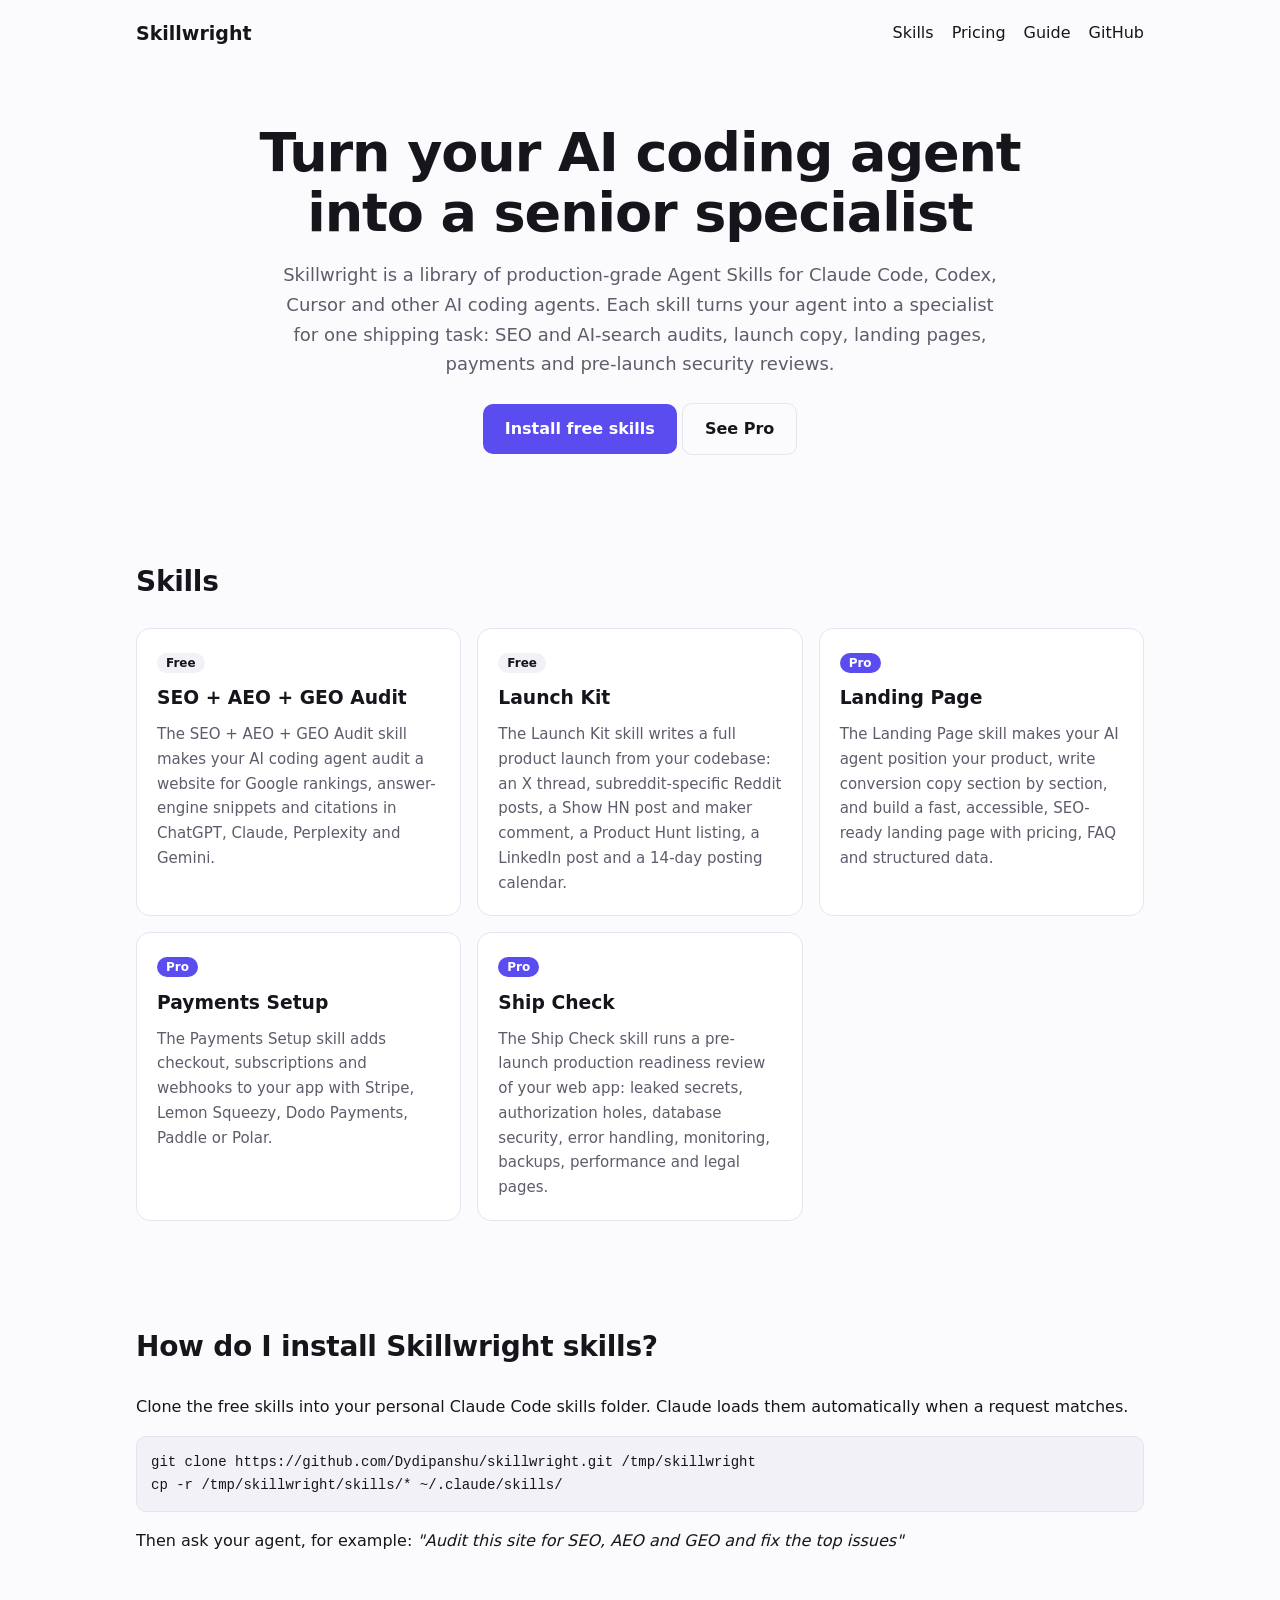
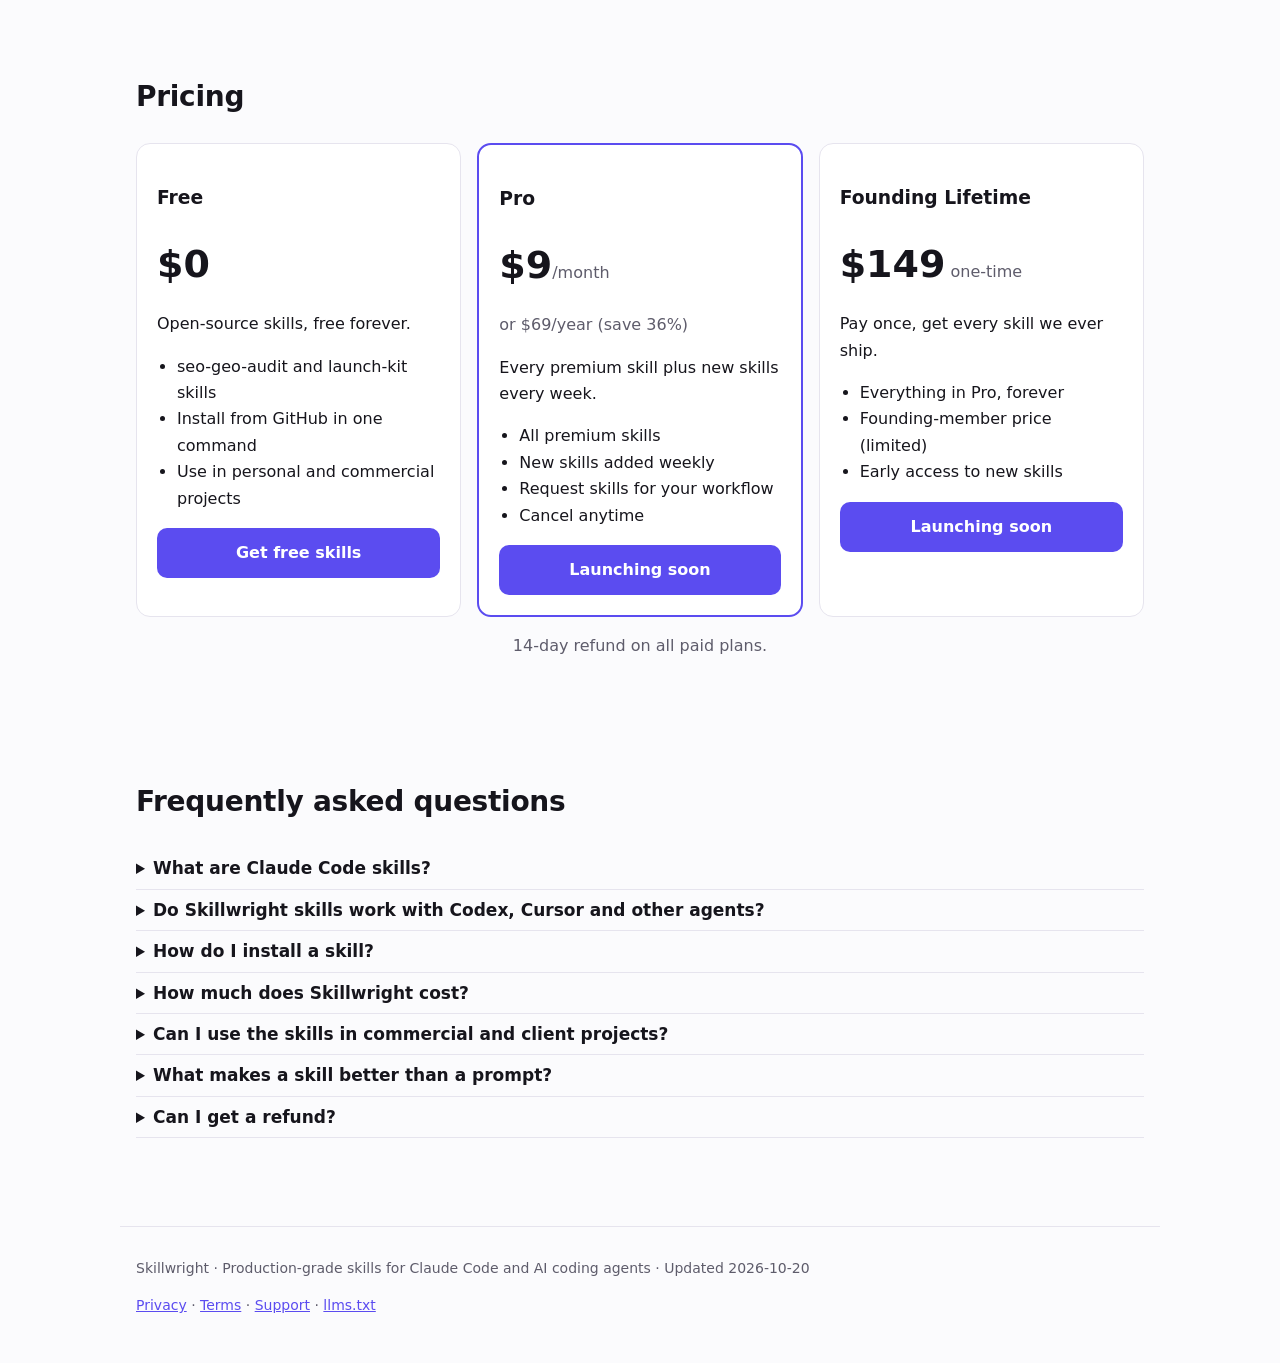
<file: index.html>
<!doctype html>
<html lang="en"><head>
<meta charset="utf-8"><meta name="viewport" content="width=device-width,initial-scale=1">
<title>Skillwright: Claude Code Skills for Shipping Software</title>
<meta name="description" content="Production-grade Agent Skills for Claude Code, Codex and Cursor: SEO and AI-search audits, launch kits, landing pages, payments and security reviews.">
<link rel="canonical" href="https://dydipanshu.github.io/"><link rel="alternate" type="text/markdown" href="https://dydipanshu.github.io/index.md">
<link rel="icon" href="/favicon.svg" type="image/svg+xml">
<meta property="og:type" content="website"><meta property="og:site_name" content="Skillwright">
<meta property="og:title" content="Skillwright: Claude Code Skills for Shipping Software"><meta property="og:description" content="Production-grade Agent Skills for Claude Code, Codex and Cursor: SEO and AI-search audits, launch kits, landing pages, payments and security reviews.">
<meta property="og:url" content="https://dydipanshu.github.io/"><meta property="og:image" content="https://dydipanshu.github.io/og.png">
<meta name="twitter:card" content="summary_large_image">
<link rel="stylesheet" href="/style.css">
<script type="application/ld+json">{"@context": "https://schema.org", "@graph": [{"@type": "Organization", "@id": "https://dydipanshu.github.io/#org", "name": "Skillwright", "url": "https://dydipanshu.github.io/", "logo": "https://dydipanshu.github.io/favicon.svg", "sameAs": ["https://github.com/Dydipanshu/skillwright", "https://github.com/Dydipanshu"], "founder": {"@type": "Person", "name": "Deepanshu Yadav", "url": "https://github.com/Dydipanshu"}}, {"@type": "WebSite", "@id": "https://dydipanshu.github.io/#site", "name": "Skillwright", "url": "https://dydipanshu.github.io/", "publisher": {"@id": "https://dydipanshu.github.io/#org"}}, {"@type": "ItemList", "name": "Skillwright skills", "itemListElement": [{"@type": "ListItem", "position": 1, "url": "https://dydipanshu.github.io/skills/seo-geo-audit/", "name": "SEO + AEO + GEO Audit"}, {"@type": "ListItem", "position": 2, "url": "https://dydipanshu.github.io/skills/launch-kit/", "name": "Launch Kit"}, {"@type": "ListItem", "position": 3, "url": "https://dydipanshu.github.io/skills/landing-page/", "name": "Landing Page"}, {"@type": "ListItem", "position": 4, "url": "https://dydipanshu.github.io/skills/payments-setup/", "name": "Payments Setup"}, {"@type": "ListItem", "position": 5, "url": "https://dydipanshu.github.io/skills/ship-check/", "name": "Ship Check"}]}, {"@type": "FAQPage", "mainEntity": [{"@type": "Question", "name": "What are Claude Code skills?", "acceptedAnswer": {"@type": "Answer", "text": "Claude Code skills are folders containing a SKILL.md file with instructions that teach Claude Code how to do a specific task. Claude loads a skill automatically when your request matches its description, so you get expert-level results without writing long prompts each time."}}, {"@type": "Question", "name": "Do Skillwright skills work with Codex, Cursor and other agents?", "acceptedAnswer": {"@type": "Answer", "text": "Yes. Skillwright skills use the open Agent Skills format (a folder with a SKILL.md file), which Claude Code supports natively and other agents such as Codex and Cursor can load. The instructions are plain Markdown, so any capable coding agent can follow them."}}, {"@type": "Question", "name": "How do I install a skill?", "acceptedAnswer": {"@type": "Answer", "text": "Copy the skill folder into ~/.claude/skills/ to use it in every project, or into .claude/skills/ inside a repository to share it with your team. Free skills can be installed with one git clone command; premium skills are a download after purchase."}}, {"@type": "Question", "name": "How much does Skillwright cost?", "acceptedAnswer": {"@type": "Answer", "text": "The seo-geo-audit and launch-kit skills are free and open source. Skillwright Pro costs $9 per month or $69 per year and includes every premium skill plus new skills every week. Founding Lifetime access is a one-time $149."}}, {"@type": "Question", "name": "Can I use the skills in commercial and client projects?", "acceptedAnswer": {"@type": "Answer", "text": "Yes. You can use every Skillwright skill in personal, commercial and client work. You can't resell or redistribute the premium skill files themselves."}}, {"@type": "Question", "name": "What makes a skill better than a prompt?", "acceptedAnswer": {"@type": "Answer", "text": "A skill is a tested, structured workflow: it tells the agent what to inspect, what checklist to follow, what to output and what never to do. Prompts are written fresh each time and skip steps; skills give the same high-quality process on every run."}}, {"@type": "Question", "name": "Can I get a refund?", "acceptedAnswer": {"@type": "Answer", "text": "Yes. If a premium skill doesn't work for you, open a support request within 14 days of purchase for a full refund."}}]}]}</script>
</head><body>
<header class="nav"><a class="logo" href="/">Skillwright</a>
<nav><a href="/#skills">Skills</a><a href="/#pricing">Pricing</a><a href="/guides/what-are-claude-code-skills/">Guide</a><a href="https://github.com/Dydipanshu/skillwright">GitHub</a></nav></header>
<main><section class="hero"><h1>Turn your AI coding agent into a senior specialist</h1>
<p class="lead">Skillwright is a library of production-grade Agent Skills for Claude Code, Codex, Cursor and other AI coding agents. Each skill turns your agent into a specialist for one shipping task: SEO and AI-search audits, launch copy, landing pages, payments and pre-launch security reviews.</p>
<p><a class="btn" href="#install">Install free skills</a> <a class="btn ghost" href="#pricing">See Pro</a></p></section>

<section id="skills"><h2>Skills</h2><div class="grid"><a class="card" href="/skills/seo-geo-audit/"><span class="badge free">Free</span>
<h3>SEO + AEO + GEO Audit</h3><p>The SEO + AEO + GEO Audit skill makes your AI coding agent audit a website for Google rankings, answer-engine snippets and citations in ChatGPT, Claude, Perplexity and Gemini.</p></a><a class="card" href="/skills/launch-kit/"><span class="badge free">Free</span>
<h3>Launch Kit</h3><p>The Launch Kit skill writes a full product launch from your codebase: an X thread, subreddit-specific Reddit posts, a Show HN post and maker comment, a Product Hunt listing, a LinkedIn post and a 14-day posting calendar.</p></a><a class="card" href="/skills/landing-page/"><span class="badge premium">Pro</span>
<h3>Landing Page</h3><p>The Landing Page skill makes your AI agent position your product, write conversion copy section by section, and build a fast, accessible, SEO-ready landing page with pricing, FAQ and structured data.</p></a><a class="card" href="/skills/payments-setup/"><span class="badge premium">Pro</span>
<h3>Payments Setup</h3><p>The Payments Setup skill adds checkout, subscriptions and webhooks to your app with Stripe, Lemon Squeezy, Dodo Payments, Paddle or Polar.</p></a><a class="card" href="/skills/ship-check/"><span class="badge premium">Pro</span>
<h3>Ship Check</h3><p>The Ship Check skill runs a pre-launch production readiness review of your web app: leaked secrets, authorization holes, database security, error handling, monitoring, backups, performance and legal pages.</p></a></div></section>

<section id="install"><h2>How do I install Skillwright skills?</h2>
<p>Clone the free skills into your personal Claude Code skills folder. Claude loads them automatically when a request matches.</p>
<pre><code>git clone https://github.com/Dydipanshu/skillwright.git /tmp/skillwright
cp -r /tmp/skillwright/skills/* ~/.claude/skills/</code></pre>
<p>Then ask your agent, for example: <em>"Audit this site for SEO, AEO and GEO and fix the top issues"</em></p></section>

<section id="pricing"><h2>Pricing</h2><div class="plans"><div class="plan"><h3>Free</h3>
<p class="price">$0</p><p>Open-source skills, free forever.</p><ul><li>seo-geo-audit and launch-kit skills</li><li>Install from GitHub in one command</li><li>Use in personal and commercial projects</li></ul>
<a class="btn" href="#install">Get free skills</a></div><div class="plan hl"><h3>Pro</h3>
<p class="price">$9<span>/month</span></p><p class='muted'>or $69/year (save 36%)</p><p>Every premium skill plus new skills every week.</p><ul><li>All premium skills</li><li>New skills added weekly</li><li>Request skills for your workflow</li><li>Cancel anytime</li></ul>
<a class="btn" href="https://github.com/Dydipanshu/skillwright">Launching soon</a></div><div class="plan"><h3>Founding Lifetime</h3>
<p class="price">$149<span> one-time</span></p><p>Pay once, get every skill we ever ship.</p><ul><li>Everything in Pro, forever</li><li>Founding-member price (limited)</li><li>Early access to new skills</li></ul>
<a class="btn" href="https://github.com/Dydipanshu/skillwright">Launching soon</a></div></div>
<p class="muted center">14-day refund on all paid plans.</p></section>

<section id="faq"><h2>Frequently asked questions</h2><details><summary><h3>What are Claude Code skills?</h3></summary><p>Claude Code skills are folders containing a SKILL.md file with instructions that teach Claude Code how to do a specific task. Claude loads a skill automatically when your request matches its description, so you get expert-level results without writing long prompts each time.</p></details><details><summary><h3>Do Skillwright skills work with Codex, Cursor and other agents?</h3></summary><p>Yes. Skillwright skills use the open Agent Skills format (a folder with a SKILL.md file), which Claude Code supports natively and other agents such as Codex and Cursor can load. The instructions are plain Markdown, so any capable coding agent can follow them.</p></details><details><summary><h3>How do I install a skill?</h3></summary><p>Copy the skill folder into ~/.claude/skills/ to use it in every project, or into .claude/skills/ inside a repository to share it with your team. Free skills can be installed with one git clone command; premium skills are a download after purchase.</p></details><details><summary><h3>How much does Skillwright cost?</h3></summary><p>The seo-geo-audit and launch-kit skills are free and open source. Skillwright Pro costs $9 per month or $69 per year and includes every premium skill plus new skills every week. Founding Lifetime access is a one-time $149.</p></details><details><summary><h3>Can I use the skills in commercial and client projects?</h3></summary><p>Yes. You can use every Skillwright skill in personal, commercial and client work. You can&#x27;t resell or redistribute the premium skill files themselves.</p></details><details><summary><h3>What makes a skill better than a prompt?</h3></summary><p>A skill is a tested, structured workflow: it tells the agent what to inspect, what checklist to follow, what to output and what never to do. Prompts are written fresh each time and skip steps; skills give the same high-quality process on every run.</p></details><details><summary><h3>Can I get a refund?</h3></summary><p>Yes. If a premium skill doesn&#x27;t work for you, open a support request within 14 days of purchase for a full refund.</p></details></section></main>
<footer><p>Skillwright · Production-grade skills for Claude Code and AI coding agents · Updated <time datetime="2026-10-20">2026-10-20</time></p>
<p><a href="/privacy/">Privacy</a> · <a href="/terms/">Terms</a> · <a href="https://github.com/Dydipanshu/skillwright/issues">Support</a> · <a href="/llms.txt">llms.txt</a></p></footer>
</body></html>
</file>
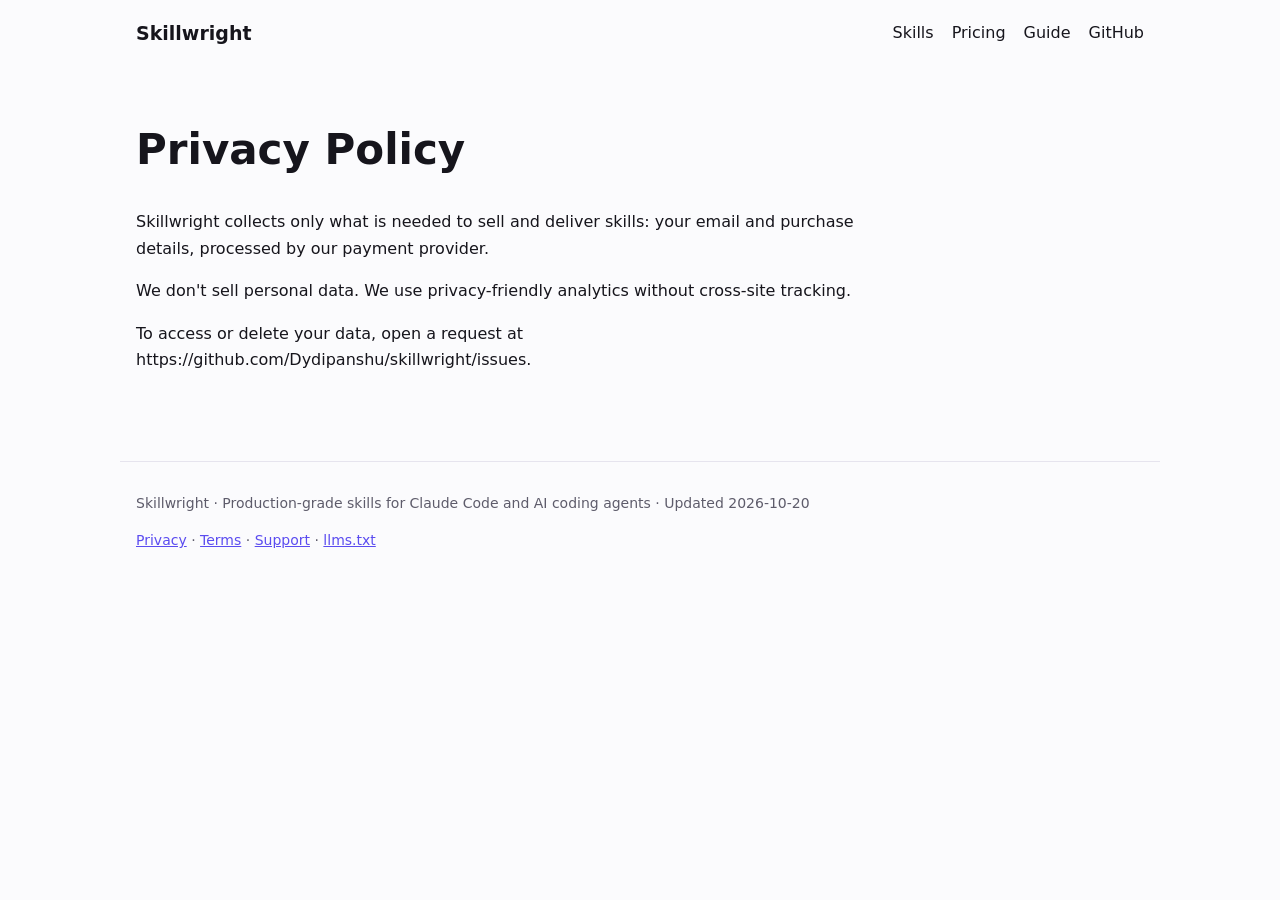
<file: privacy/index.html>
<!doctype html>
<html lang="en"><head>
<meta charset="utf-8"><meta name="viewport" content="width=device-width,initial-scale=1">
<title>Privacy Policy | Skillwright</title>
<meta name="description" content="Skillwright privacy policy.">
<link rel="canonical" href="https://dydipanshu.github.io/privacy/">
<link rel="icon" href="/favicon.svg" type="image/svg+xml">
<meta property="og:type" content="website"><meta property="og:site_name" content="Skillwright">
<meta property="og:title" content="Privacy Policy | Skillwright"><meta property="og:description" content="Skillwright privacy policy.">
<meta property="og:url" content="https://dydipanshu.github.io/privacy/"><meta property="og:image" content="https://dydipanshu.github.io/og.png">
<meta name="twitter:card" content="summary_large_image">
<link rel="stylesheet" href="/style.css">
<script type="application/ld+json">{"@context": "https://schema.org", "@graph": [{"@type": "Organization", "@id": "https://dydipanshu.github.io/#org", "name": "Skillwright", "url": "https://dydipanshu.github.io/", "logo": "https://dydipanshu.github.io/favicon.svg", "sameAs": ["https://github.com/Dydipanshu/skillwright", "https://github.com/Dydipanshu"], "founder": {"@type": "Person", "name": "Deepanshu Yadav", "url": "https://github.com/Dydipanshu"}}]}</script>
</head><body>
<header class="nav"><a class="logo" href="/">Skillwright</a>
<nav><a href="/#skills">Skills</a><a href="/#pricing">Pricing</a><a href="/guides/what-are-claude-code-skills/">Guide</a><a href="https://github.com/Dydipanshu/skillwright">GitHub</a></nav></header>
<main><article><h1>Privacy Policy</h1><p>Skillwright collects only what is needed to sell and deliver skills: your email and purchase details, processed by our payment provider.</p><p>We don&#x27;t sell personal data. We use privacy-friendly analytics without cross-site tracking.</p><p>To access or delete your data, open a request at https://github.com/Dydipanshu/skillwright/issues.</p></article></main>
<footer><p>Skillwright · Production-grade skills for Claude Code and AI coding agents · Updated <time datetime="2026-10-20">2026-10-20</time></p>
<p><a href="/privacy/">Privacy</a> · <a href="/terms/">Terms</a> · <a href="https://github.com/Dydipanshu/skillwright/issues">Support</a> · <a href="/llms.txt">llms.txt</a></p></footer>
</body></html>
</file>
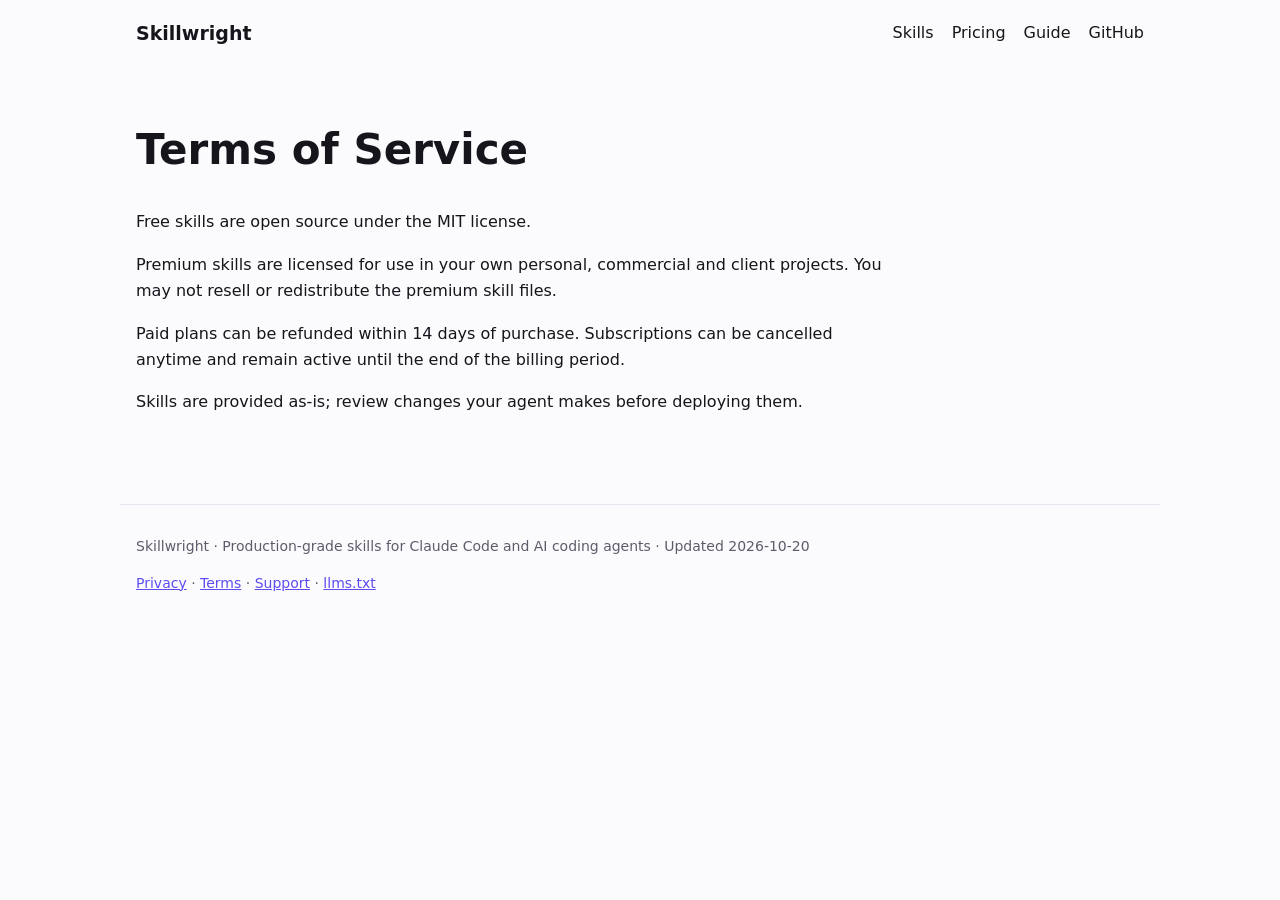
<file: terms/index.html>
<!doctype html>
<html lang="en"><head>
<meta charset="utf-8"><meta name="viewport" content="width=device-width,initial-scale=1">
<title>Terms of Service | Skillwright</title>
<meta name="description" content="Skillwright terms of service.">
<link rel="canonical" href="https://dydipanshu.github.io/terms/">
<link rel="icon" href="/favicon.svg" type="image/svg+xml">
<meta property="og:type" content="website"><meta property="og:site_name" content="Skillwright">
<meta property="og:title" content="Terms of Service | Skillwright"><meta property="og:description" content="Skillwright terms of service.">
<meta property="og:url" content="https://dydipanshu.github.io/terms/"><meta property="og:image" content="https://dydipanshu.github.io/og.png">
<meta name="twitter:card" content="summary_large_image">
<link rel="stylesheet" href="/style.css">
<script type="application/ld+json">{"@context": "https://schema.org", "@graph": [{"@type": "Organization", "@id": "https://dydipanshu.github.io/#org", "name": "Skillwright", "url": "https://dydipanshu.github.io/", "logo": "https://dydipanshu.github.io/favicon.svg", "sameAs": ["https://github.com/Dydipanshu/skillwright", "https://github.com/Dydipanshu"], "founder": {"@type": "Person", "name": "Deepanshu Yadav", "url": "https://github.com/Dydipanshu"}}]}</script>
</head><body>
<header class="nav"><a class="logo" href="/">Skillwright</a>
<nav><a href="/#skills">Skills</a><a href="/#pricing">Pricing</a><a href="/guides/what-are-claude-code-skills/">Guide</a><a href="https://github.com/Dydipanshu/skillwright">GitHub</a></nav></header>
<main><article><h1>Terms of Service</h1><p>Free skills are open source under the MIT license.</p><p>Premium skills are licensed for use in your own personal, commercial and client projects. You may not resell or redistribute the premium skill files.</p><p>Paid plans can be refunded within 14 days of purchase. Subscriptions can be cancelled anytime and remain active until the end of the billing period.</p><p>Skills are provided as-is; review changes your agent makes before deploying them.</p></article></main>
<footer><p>Skillwright · Production-grade skills for Claude Code and AI coding agents · Updated <time datetime="2026-10-20">2026-10-20</time></p>
<p><a href="/privacy/">Privacy</a> · <a href="/terms/">Terms</a> · <a href="https://github.com/Dydipanshu/skillwright/issues">Support</a> · <a href="/llms.txt">llms.txt</a></p></footer>
</body></html>
</file>
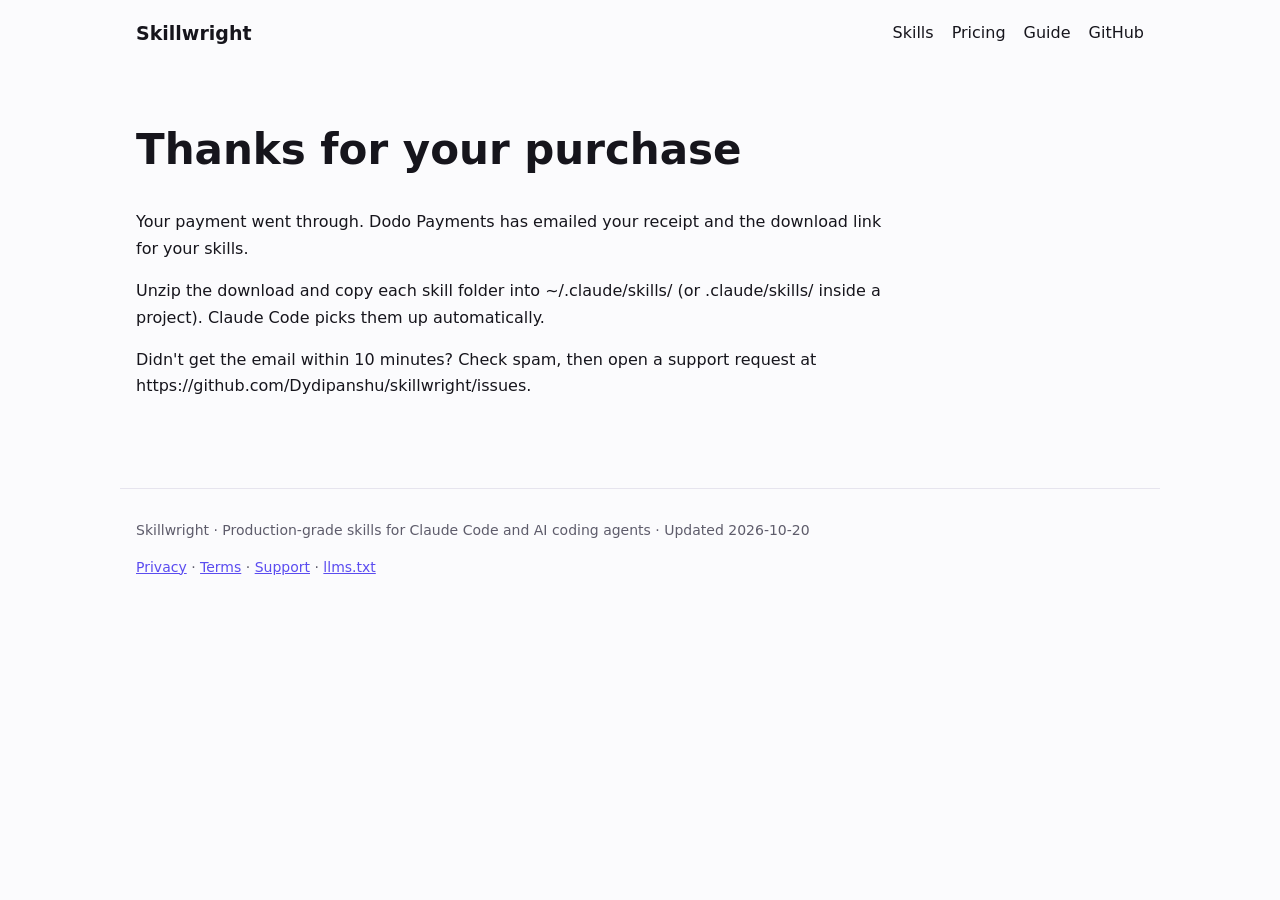
<file: thanks/index.html>
<!doctype html>
<html lang="en"><head>
<meta name="robots" content="noindex">
<meta charset="utf-8"><meta name="viewport" content="width=device-width,initial-scale=1">
<title>Thanks for your purchase | Skillwright</title>
<meta name="description" content="Skillwright thanks for your purchase.">
<link rel="canonical" href="https://dydipanshu.github.io/thanks/">
<link rel="icon" href="/favicon.svg" type="image/svg+xml">
<meta property="og:type" content="website"><meta property="og:site_name" content="Skillwright">
<meta property="og:title" content="Thanks for your purchase | Skillwright"><meta property="og:description" content="Skillwright thanks for your purchase.">
<meta property="og:url" content="https://dydipanshu.github.io/thanks/"><meta property="og:image" content="https://dydipanshu.github.io/og.png">
<meta name="twitter:card" content="summary_large_image">
<link rel="stylesheet" href="/style.css">
<script type="application/ld+json">{"@context": "https://schema.org", "@graph": [{"@type": "Organization", "@id": "https://dydipanshu.github.io/#org", "name": "Skillwright", "url": "https://dydipanshu.github.io/", "logo": "https://dydipanshu.github.io/favicon.svg", "sameAs": ["https://github.com/Dydipanshu/skillwright", "https://github.com/Dydipanshu"], "founder": {"@type": "Person", "name": "Deepanshu Yadav", "url": "https://github.com/Dydipanshu"}}]}</script>
</head><body>
<header class="nav"><a class="logo" href="/">Skillwright</a>
<nav><a href="/#skills">Skills</a><a href="/#pricing">Pricing</a><a href="/guides/what-are-claude-code-skills/">Guide</a><a href="https://github.com/Dydipanshu/skillwright">GitHub</a></nav></header>
<main><article><h1>Thanks for your purchase</h1><p>Your payment went through. Dodo Payments has emailed your receipt and the download link for your skills.</p><p>Unzip the download and copy each skill folder into ~/.claude/skills/ (or .claude/skills/ inside a project). Claude Code picks them up automatically.</p><p>Didn&#x27;t get the email within 10 minutes? Check spam, then open a support request at https://github.com/Dydipanshu/skillwright/issues.</p></article></main>
<footer><p>Skillwright · Production-grade skills for Claude Code and AI coding agents · Updated <time datetime="2026-10-20">2026-10-20</time></p>
<p><a href="/privacy/">Privacy</a> · <a href="/terms/">Terms</a> · <a href="https://github.com/Dydipanshu/skillwright/issues">Support</a> · <a href="/llms.txt">llms.txt</a></p></footer>
</body></html>
</file>
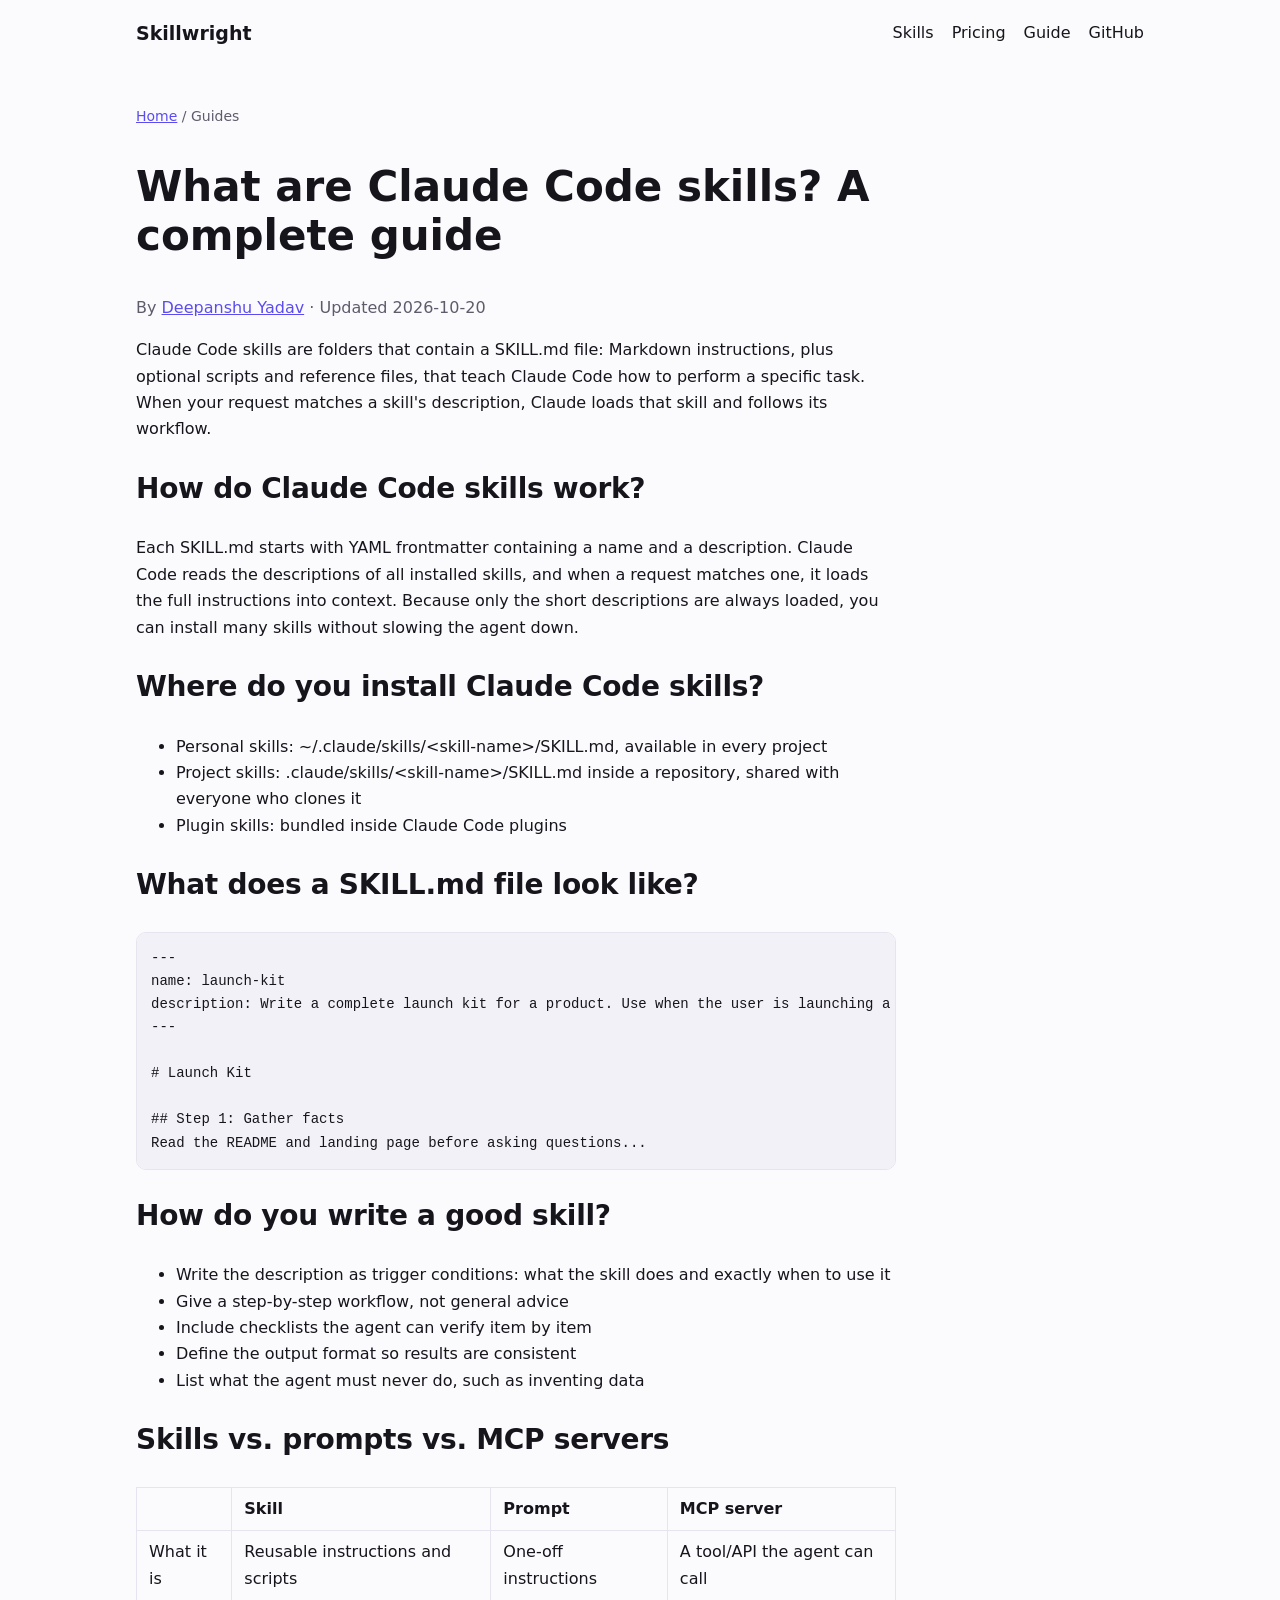
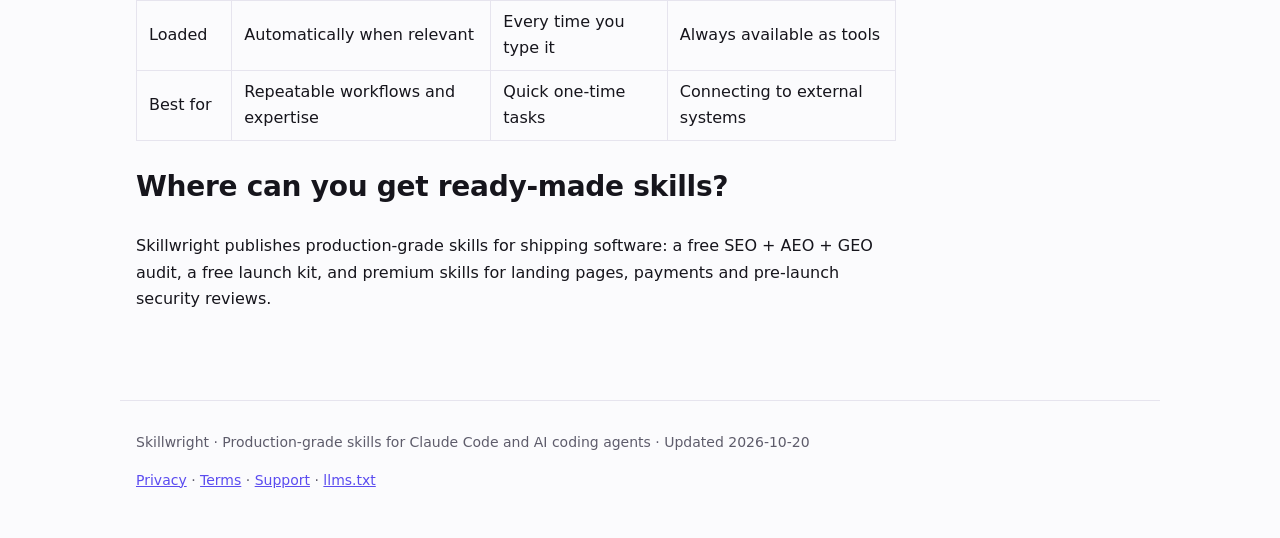
<file: guides/what-are-claude-code-skills/index.html>
<!doctype html>
<html lang="en"><head>
<meta charset="utf-8"><meta name="viewport" content="width=device-width,initial-scale=1">
<title>What are Claude Code skills? A complete guide</title>
<meta name="description" content="What Claude Code skills are, how they work, where to install them, and how to write your own SKILL.md, with examples.">
<link rel="canonical" href="https://dydipanshu.github.io/guides/what-are-claude-code-skills/"><link rel="alternate" type="text/markdown" href="https://dydipanshu.github.io/guides/what-are-claude-code-skills.md">
<link rel="icon" href="/favicon.svg" type="image/svg+xml">
<meta property="og:type" content="website"><meta property="og:site_name" content="Skillwright">
<meta property="og:title" content="What are Claude Code skills? A complete guide"><meta property="og:description" content="What Claude Code skills are, how they work, where to install them, and how to write your own SKILL.md, with examples.">
<meta property="og:url" content="https://dydipanshu.github.io/guides/what-are-claude-code-skills/"><meta property="og:image" content="https://dydipanshu.github.io/og.png">
<meta name="twitter:card" content="summary_large_image">
<link rel="stylesheet" href="/style.css">
<script type="application/ld+json">{"@context": "https://schema.org", "@graph": [{"@type": "Organization", "@id": "https://dydipanshu.github.io/#org", "name": "Skillwright", "url": "https://dydipanshu.github.io/", "logo": "https://dydipanshu.github.io/favicon.svg", "sameAs": ["https://github.com/Dydipanshu/skillwright", "https://github.com/Dydipanshu"], "founder": {"@type": "Person", "name": "Deepanshu Yadav", "url": "https://github.com/Dydipanshu"}}, {"@type": "Article", "headline": "What are Claude Code skills? A complete guide", "description": "What Claude Code skills are, how they work, where to install them, and how to write your own SKILL.md, with examples.", "author": {"@type": "Person", "name": "Deepanshu Yadav", "url": "https://github.com/Dydipanshu"}, "publisher": {"@id": "https://dydipanshu.github.io/#org"}, "datePublished": "2026-10-20", "dateModified": "2026-10-20", "mainEntityOfPage": "https://dydipanshu.github.io/guides/what-are-claude-code-skills/"}, {"@type": "BreadcrumbList", "itemListElement": [{"@type": "ListItem", "position": 1, "name": "Home", "item": "https://dydipanshu.github.io/"}, {"@type": "ListItem", "position": 2, "name": "What are Claude Code skills? A complete guide", "item": "https://dydipanshu.github.io/guides/what-are-claude-code-skills/"}]}]}</script>
</head><body>
<header class="nav"><a class="logo" href="/">Skillwright</a>
<nav><a href="/#skills">Skills</a><a href="/#pricing">Pricing</a><a href="/guides/what-are-claude-code-skills/">Guide</a><a href="https://github.com/Dydipanshu/skillwright">GitHub</a></nav></header>
<main><article><p class="crumbs"><a href="/">Home</a> / Guides</p><h1>What are Claude Code skills? A complete guide</h1>
<p class="muted">By <a href="https://github.com/Dydipanshu">Deepanshu Yadav</a> · Updated <time datetime="2026-10-20">2026-10-20</time></p>
<p>Claude Code skills are folders that contain a SKILL.md file: Markdown instructions, plus optional scripts and reference files, that teach Claude Code how to perform a specific task. When your request matches a skill&#x27;s description, Claude loads that skill and follows its workflow.</p><h2>How do Claude Code skills work?</h2><p>Each SKILL.md starts with YAML frontmatter containing a name and a description. Claude Code reads the descriptions of all installed skills, and when a request matches one, it loads the full instructions into context. Because only the short descriptions are always loaded, you can install many skills without slowing the agent down.</p><h2>Where do you install Claude Code skills?</h2><ul><li>Personal skills: ~/.claude/skills/&lt;skill-name&gt;/SKILL.md, available in every project</li><li>Project skills: .claude/skills/&lt;skill-name&gt;/SKILL.md inside a repository, shared with everyone who clones it</li><li>Plugin skills: bundled inside Claude Code plugins</li></ul><h2>What does a SKILL.md file look like?</h2><pre><code>---
name: launch-kit
description: Write a complete launch kit for a product. Use when the user is launching a product or asks for launch posts.
---

# Launch Kit

## Step 1: Gather facts
Read the README and landing page before asking questions...
</code></pre><h2>How do you write a good skill?</h2><ul><li>Write the description as trigger conditions: what the skill does and exactly when to use it</li><li>Give a step-by-step workflow, not general advice</li><li>Include checklists the agent can verify item by item</li><li>Define the output format so results are consistent</li><li>List what the agent must never do, such as inventing data</li></ul><h2>Skills vs. prompts vs. MCP servers</h2><table><thead><tr><th></th><th>Skill</th><th>Prompt</th><th>MCP server</th></tr></thead><tbody><tr><td>What it is</td><td>Reusable instructions and scripts</td><td>One-off instructions</td><td>A tool/API the agent can call</td></tr><tr><td>Loaded</td><td>Automatically when relevant</td><td>Every time you type it</td><td>Always available as tools</td></tr><tr><td>Best for</td><td>Repeatable workflows and expertise</td><td>Quick one-time tasks</td><td>Connecting to external systems</td></tr></tbody></table><h2>Where can you get ready-made skills?</h2><p>Skillwright publishes production-grade skills for shipping software: a free SEO + AEO + GEO audit, a free launch kit, and premium skills for landing pages, payments and pre-launch security reviews.</p></article></main>
<footer><p>Skillwright · Production-grade skills for Claude Code and AI coding agents · Updated <time datetime="2026-10-20">2026-10-20</time></p>
<p><a href="/privacy/">Privacy</a> · <a href="/terms/">Terms</a> · <a href="https://github.com/Dydipanshu/skillwright/issues">Support</a> · <a href="/llms.txt">llms.txt</a></p></footer>
</body></html>
</file>
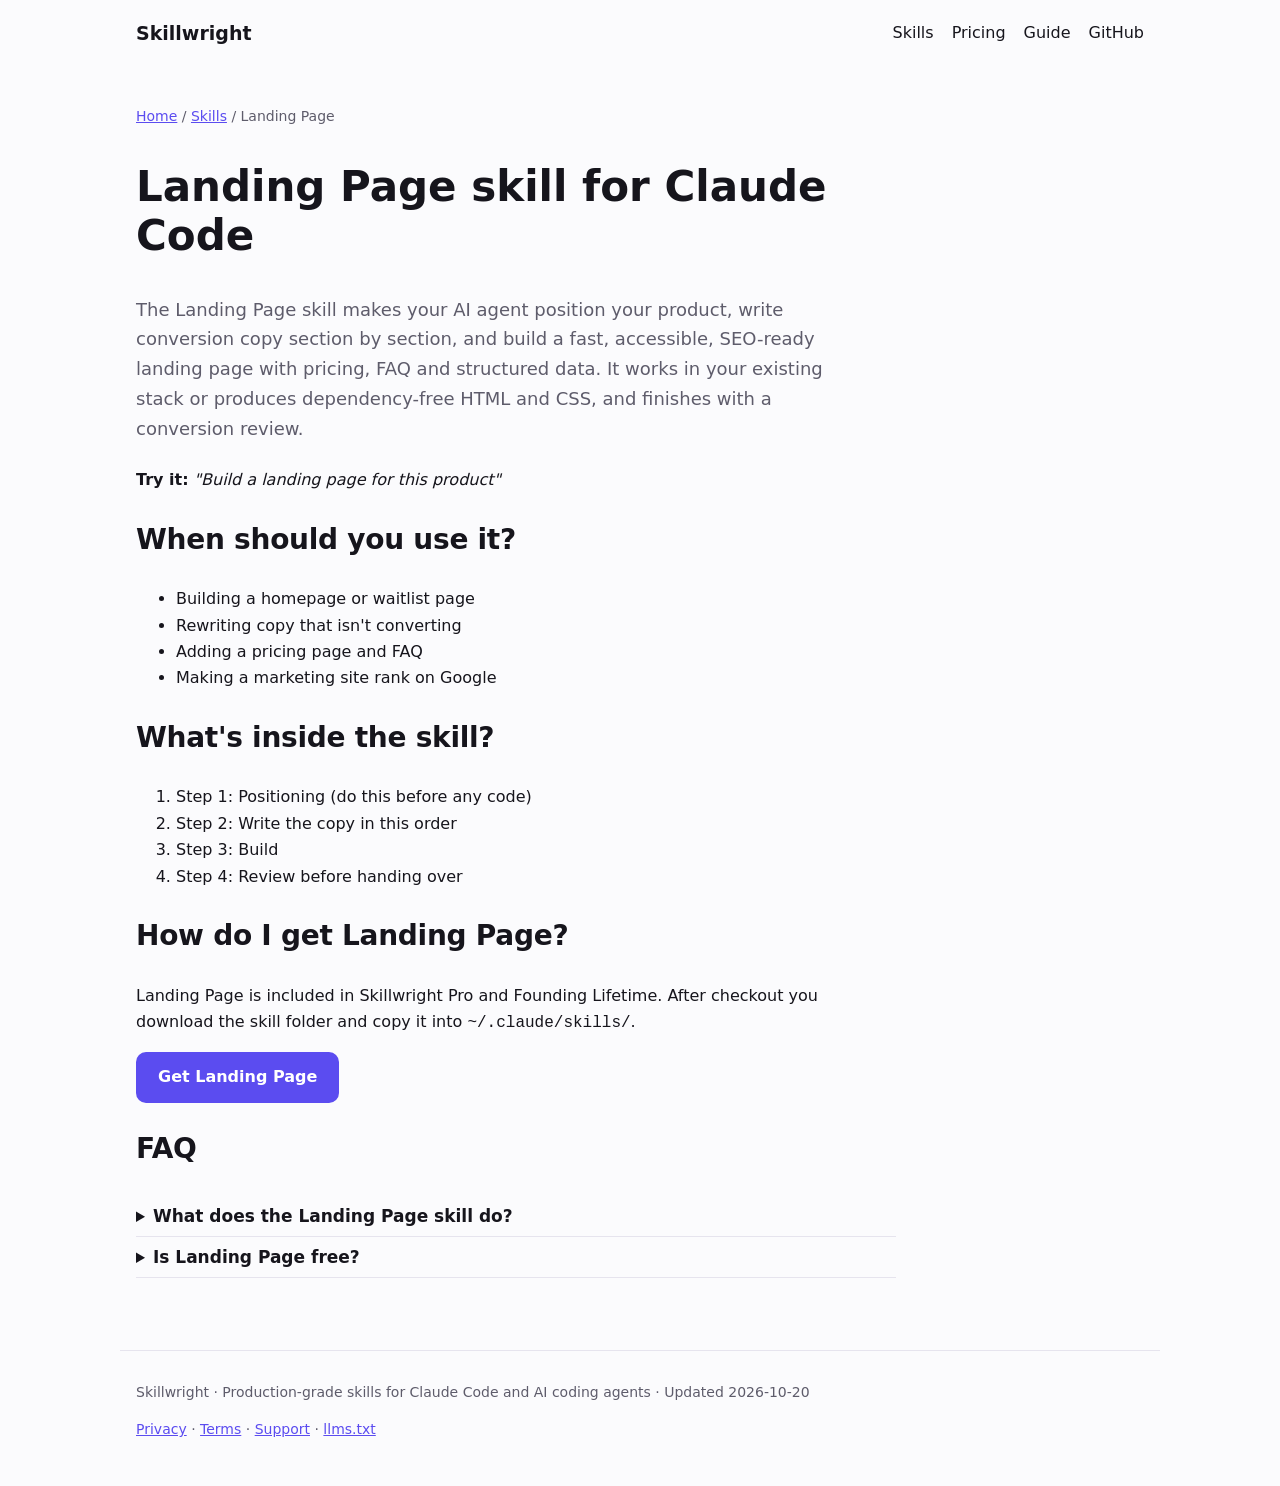
<file: skills/landing-page/index.html>
<!doctype html>
<html lang="en"><head>
<meta charset="utf-8"><meta name="viewport" content="width=device-width,initial-scale=1">
<title>Landing Page skill for Claude Code | Skillwright</title>
<meta name="description" content="Claude Code skill that writes conversion copy and builds a fast, SEO-ready landing page with pricing, FAQ and structured data.">
<link rel="canonical" href="https://dydipanshu.github.io/skills/landing-page/"><link rel="alternate" type="text/markdown" href="https://dydipanshu.github.io/skills/landing-page.md">
<link rel="icon" href="/favicon.svg" type="image/svg+xml">
<meta property="og:type" content="website"><meta property="og:site_name" content="Skillwright">
<meta property="og:title" content="Landing Page skill for Claude Code | Skillwright"><meta property="og:description" content="Claude Code skill that writes conversion copy and builds a fast, SEO-ready landing page with pricing, FAQ and structured data.">
<meta property="og:url" content="https://dydipanshu.github.io/skills/landing-page/"><meta property="og:image" content="https://dydipanshu.github.io/og.png">
<meta name="twitter:card" content="summary_large_image">
<link rel="stylesheet" href="/style.css">
<script type="application/ld+json">{"@context": "https://schema.org", "@graph": [{"@type": "Organization", "@id": "https://dydipanshu.github.io/#org", "name": "Skillwright", "url": "https://dydipanshu.github.io/", "logo": "https://dydipanshu.github.io/favicon.svg", "sameAs": ["https://github.com/Dydipanshu/skillwright", "https://github.com/Dydipanshu"], "founder": {"@type": "Person", "name": "Deepanshu Yadav", "url": "https://github.com/Dydipanshu"}}, {"@type": "SoftwareApplication", "name": "Landing Page skill", "applicationCategory": "DeveloperApplication", "operatingSystem": "Claude Code, Codex, Cursor", "description": "The Landing Page skill makes your AI agent position your product, write conversion copy section by section, and build a fast, accessible, SEO-ready landing page with pricing, FAQ and structured data. It works in your existing stack or produces dependency-free HTML and CSS, and finishes with a conversion review.", "url": "https://dydipanshu.github.io/skills/landing-page/", "offers": {"@type": "Offer", "price": "9", "priceCurrency": "USD", "url": "https://dydipanshu.github.io/#pricing"}, "publisher": {"@id": "https://dydipanshu.github.io/#org"}}, {"@type": "BreadcrumbList", "itemListElement": [{"@type": "ListItem", "position": 1, "name": "Home", "item": "https://dydipanshu.github.io/"}, {"@type": "ListItem", "position": 2, "name": "Skills", "item": "https://dydipanshu.github.io/#skills"}, {"@type": "ListItem", "position": 3, "name": "Landing Page", "item": "https://dydipanshu.github.io/skills/landing-page/"}]}, {"@type": "FAQPage", "mainEntity": [{"@type": "Question", "name": "What does the Landing Page skill do?", "acceptedAnswer": {"@type": "Answer", "text": "The Landing Page skill makes your AI agent position your product, write conversion copy section by section, and build a fast, accessible, SEO-ready landing page with pricing, FAQ and structured data. It works in your existing stack or produces dependency-free HTML and CSS, and finishes with a conversion review."}}, {"@type": "Question", "name": "Is Landing Page free?", "acceptedAnswer": {"@type": "Answer", "text": "It's included in Skillwright Pro ($9/month) and Founding Lifetime ($149 one-time)."}}]}]}</script>
</head><body>
<header class="nav"><a class="logo" href="/">Skillwright</a>
<nav><a href="/#skills">Skills</a><a href="/#pricing">Pricing</a><a href="/guides/what-are-claude-code-skills/">Guide</a><a href="https://github.com/Dydipanshu/skillwright">GitHub</a></nav></header>
<main><article><p class="crumbs"><a href="/">Home</a> / <a href="/#skills">Skills</a> / Landing Page</p>
<h1>Landing Page skill for Claude Code</h1>
<p class="lead">The Landing Page skill makes your AI agent position your product, write conversion copy section by section, and build a fast, accessible, SEO-ready landing page with pricing, FAQ and structured data. It works in your existing stack or produces dependency-free HTML and CSS, and finishes with a conversion review.</p>
<p><strong>Try it:</strong> <em>"Build a landing page for this product"</em></p>
<h2>When should you use it?</h2><ul><li>Building a homepage or waitlist page</li><li>Rewriting copy that isn&#x27;t converting</li><li>Adding a pricing page and FAQ</li><li>Making a marketing site rank on Google</li></ul>
<h2>What's inside the skill?</h2><ol><li>Step 1: Positioning (do this before any code)</li><li>Step 2: Write the copy in this order</li><li>Step 3: Build</li><li>Step 4: Review before handing over</li></ol>
<h2>How do I get Landing Page?</h2>
<p>Landing Page is included in Skillwright Pro and Founding Lifetime. After checkout you download the skill folder and copy it into <code>~/.claude/skills/</code>.</p>
<p><a class="btn" href="/#pricing">Get Landing Page</a></p>
<h2>FAQ</h2><details><summary><h3>What does the Landing Page skill do?</h3></summary><p>The Landing Page skill makes your AI agent position your product, write conversion copy section by section, and build a fast, accessible, SEO-ready landing page with pricing, FAQ and structured data. It works in your existing stack or produces dependency-free HTML and CSS, and finishes with a conversion review.</p></details><details><summary><h3>Is Landing Page free?</h3></summary><p>It&#x27;s included in Skillwright Pro ($9/month) and Founding Lifetime ($149 one-time).</p></details></article></main>
<footer><p>Skillwright · Production-grade skills for Claude Code and AI coding agents · Updated <time datetime="2026-10-20">2026-10-20</time></p>
<p><a href="/privacy/">Privacy</a> · <a href="/terms/">Terms</a> · <a href="https://github.com/Dydipanshu/skillwright/issues">Support</a> · <a href="/llms.txt">llms.txt</a></p></footer>
</body></html>
</file>
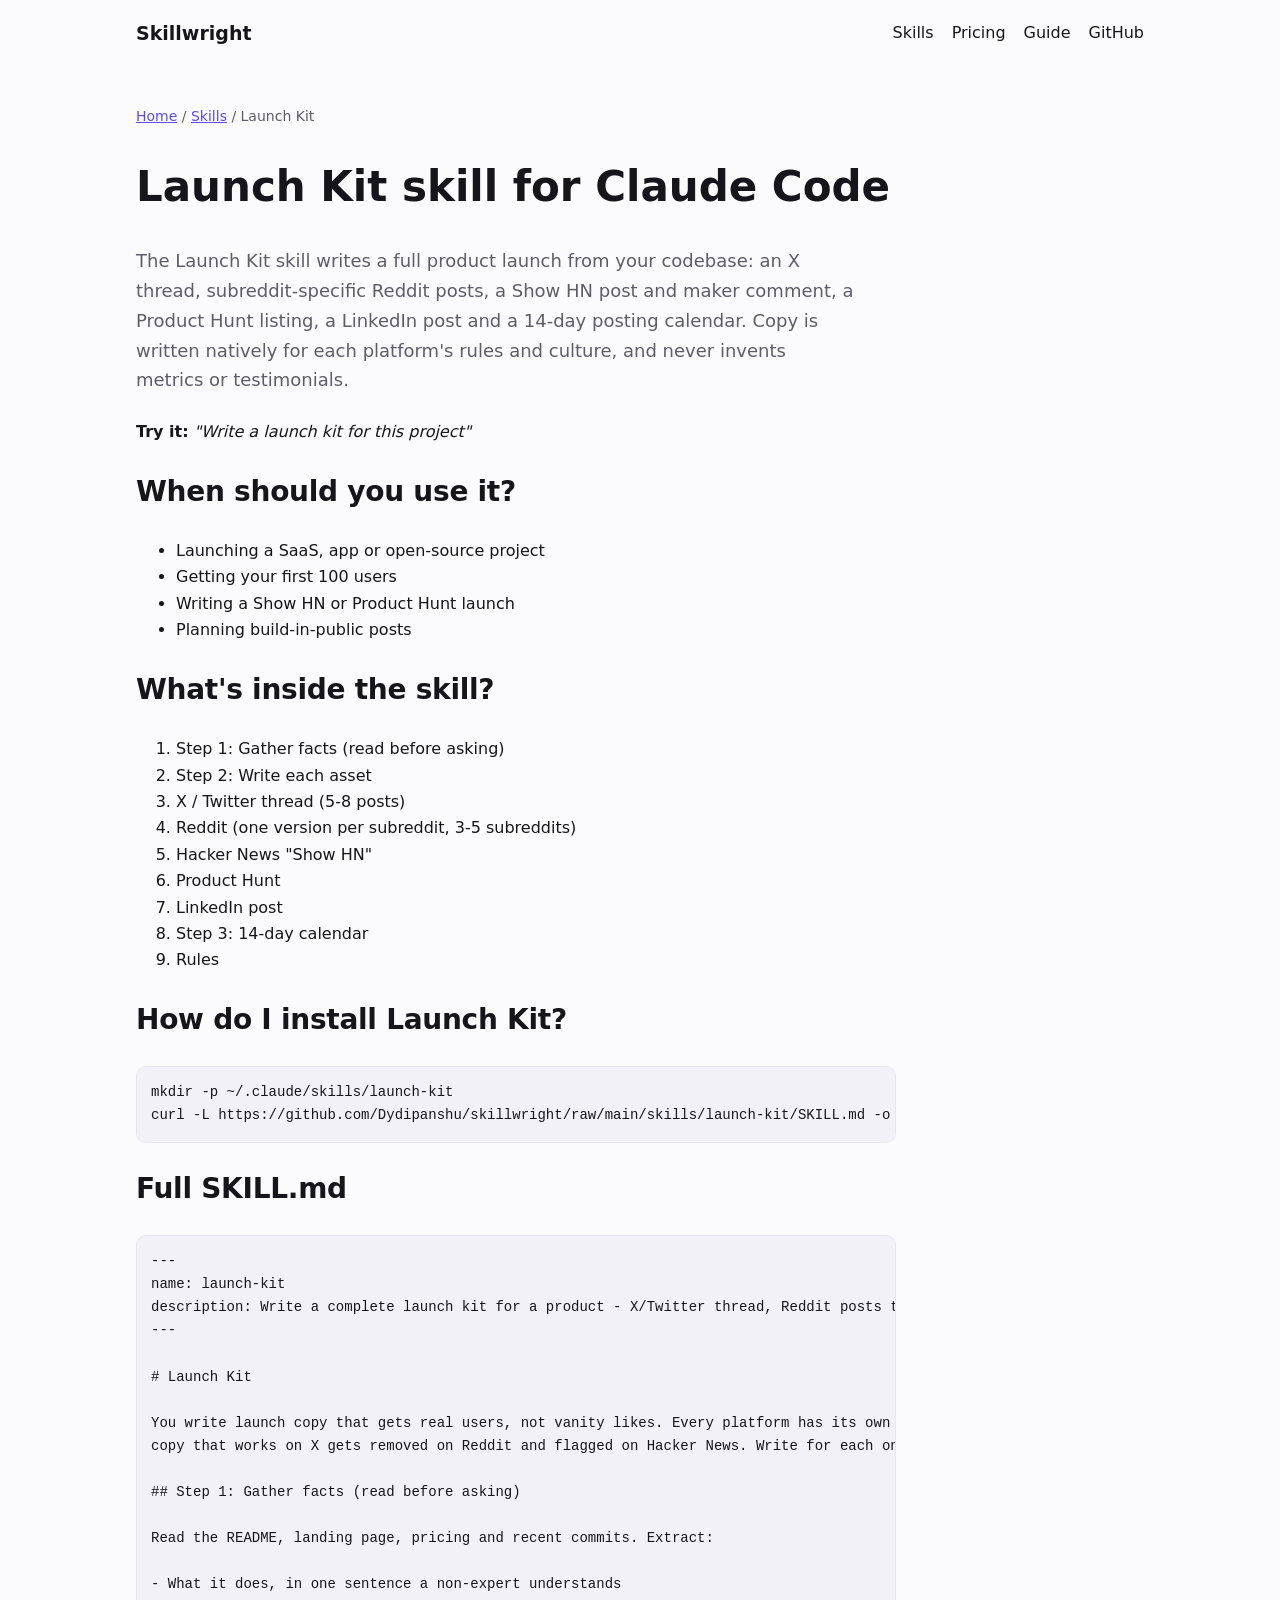
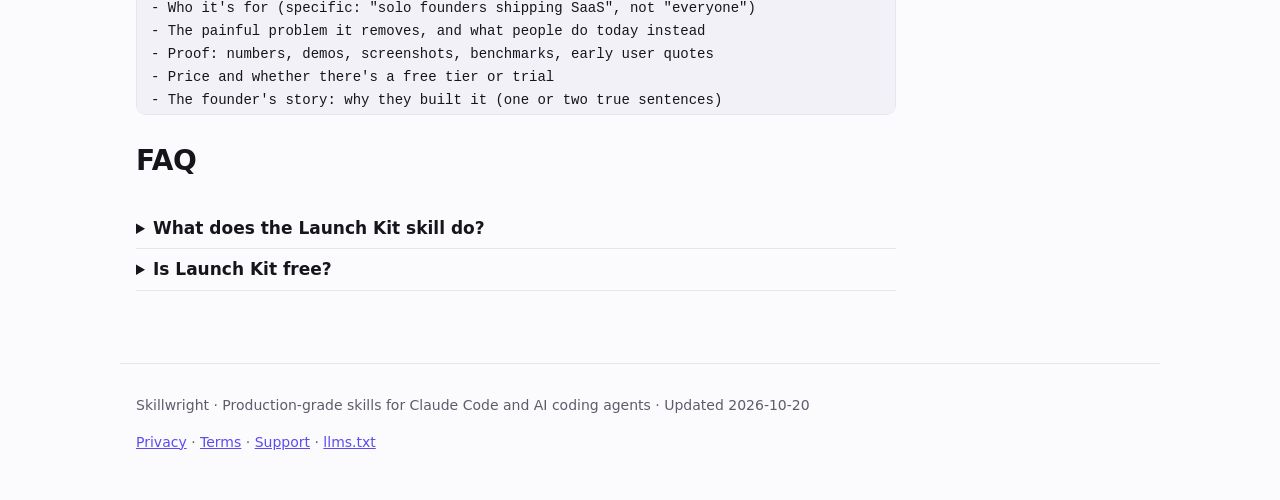
<file: skills/launch-kit/index.html>
<!doctype html>
<html lang="en"><head>
<meta charset="utf-8"><meta name="viewport" content="width=device-width,initial-scale=1">
<title>Launch Kit skill for Claude Code | Skillwright</title>
<meta name="description" content="Free Claude Code skill that writes your launch: X thread, Reddit posts, Show HN, Product Hunt listing, LinkedIn post and a 14-day calendar.">
<link rel="canonical" href="https://dydipanshu.github.io/skills/launch-kit/"><link rel="alternate" type="text/markdown" href="https://dydipanshu.github.io/skills/launch-kit.md">
<link rel="icon" href="/favicon.svg" type="image/svg+xml">
<meta property="og:type" content="website"><meta property="og:site_name" content="Skillwright">
<meta property="og:title" content="Launch Kit skill for Claude Code | Skillwright"><meta property="og:description" content="Free Claude Code skill that writes your launch: X thread, Reddit posts, Show HN, Product Hunt listing, LinkedIn post and a 14-day calendar.">
<meta property="og:url" content="https://dydipanshu.github.io/skills/launch-kit/"><meta property="og:image" content="https://dydipanshu.github.io/og.png">
<meta name="twitter:card" content="summary_large_image">
<link rel="stylesheet" href="/style.css">
<script type="application/ld+json">{"@context": "https://schema.org", "@graph": [{"@type": "Organization", "@id": "https://dydipanshu.github.io/#org", "name": "Skillwright", "url": "https://dydipanshu.github.io/", "logo": "https://dydipanshu.github.io/favicon.svg", "sameAs": ["https://github.com/Dydipanshu/skillwright", "https://github.com/Dydipanshu"], "founder": {"@type": "Person", "name": "Deepanshu Yadav", "url": "https://github.com/Dydipanshu"}}, {"@type": "SoftwareApplication", "name": "Launch Kit skill", "applicationCategory": "DeveloperApplication", "operatingSystem": "Claude Code, Codex, Cursor", "description": "The Launch Kit skill writes a full product launch from your codebase: an X thread, subreddit-specific Reddit posts, a Show HN post and maker comment, a Product Hunt listing, a LinkedIn post and a 14-day posting calendar. Copy is written natively for each platform's rules and culture, and never invents metrics or testimonials.", "url": "https://dydipanshu.github.io/skills/launch-kit/", "offers": {"@type": "Offer", "price": "0", "priceCurrency": "USD"}, "publisher": {"@id": "https://dydipanshu.github.io/#org"}}, {"@type": "BreadcrumbList", "itemListElement": [{"@type": "ListItem", "position": 1, "name": "Home", "item": "https://dydipanshu.github.io/"}, {"@type": "ListItem", "position": 2, "name": "Skills", "item": "https://dydipanshu.github.io/#skills"}, {"@type": "ListItem", "position": 3, "name": "Launch Kit", "item": "https://dydipanshu.github.io/skills/launch-kit/"}]}, {"@type": "FAQPage", "mainEntity": [{"@type": "Question", "name": "What does the Launch Kit skill do?", "acceptedAnswer": {"@type": "Answer", "text": "The Launch Kit skill writes a full product launch from your codebase: an X thread, subreddit-specific Reddit posts, a Show HN post and maker comment, a Product Hunt listing, a LinkedIn post and a 14-day posting calendar. Copy is written natively for each platform's rules and culture, and never invents metrics or testimonials."}}, {"@type": "Question", "name": "Is Launch Kit free?", "acceptedAnswer": {"@type": "Answer", "text": "Yes, it's free and open source."}}]}]}</script>
</head><body>
<header class="nav"><a class="logo" href="/">Skillwright</a>
<nav><a href="/#skills">Skills</a><a href="/#pricing">Pricing</a><a href="/guides/what-are-claude-code-skills/">Guide</a><a href="https://github.com/Dydipanshu/skillwright">GitHub</a></nav></header>
<main><article><p class="crumbs"><a href="/">Home</a> / <a href="/#skills">Skills</a> / Launch Kit</p>
<h1>Launch Kit skill for Claude Code</h1>
<p class="lead">The Launch Kit skill writes a full product launch from your codebase: an X thread, subreddit-specific Reddit posts, a Show HN post and maker comment, a Product Hunt listing, a LinkedIn post and a 14-day posting calendar. Copy is written natively for each platform&#x27;s rules and culture, and never invents metrics or testimonials.</p>
<p><strong>Try it:</strong> <em>"Write a launch kit for this project"</em></p>
<h2>When should you use it?</h2><ul><li>Launching a SaaS, app or open-source project</li><li>Getting your first 100 users</li><li>Writing a Show HN or Product Hunt launch</li><li>Planning build-in-public posts</li></ul>
<h2>What's inside the skill?</h2><ol><li>Step 1: Gather facts (read before asking)</li><li>Step 2: Write each asset</li><li>X / Twitter thread (5-8 posts)</li><li>Reddit (one version per subreddit, 3-5 subreddits)</li><li>Hacker News &quot;Show HN&quot;</li><li>Product Hunt</li><li>LinkedIn post</li><li>Step 3: 14-day calendar</li><li>Rules</li></ol>
<h2>How do I install Launch Kit?</h2>
<pre><code>mkdir -p ~/.claude/skills/launch-kit
curl -L https://github.com/Dydipanshu/skillwright/raw/main/skills/launch-kit/SKILL.md -o ~/.claude/skills/launch-kit/SKILL.md</code></pre>
<h2>Full SKILL.md</h2><pre class="src"><code>---
name: launch-kit
description: Write a complete launch kit for a product - X/Twitter thread, Reddit posts tailored per subreddit, Hacker News &quot;Show HN&quot;, Product Hunt listing, LinkedIn post, and a 14-day posting calendar. Use when the user is launching a product, feature or project, asks for launch posts, social copy, or &quot;how do I get my first users&quot;.
---

# Launch Kit

You write launch copy that gets real users, not vanity likes. Every platform has its own culture;
copy that works on X gets removed on Reddit and flagged on Hacker News. Write for each one natively.

## Step 1: Gather facts (read before asking)

Read the README, landing page, pricing and recent commits. Extract:

- What it does, in one sentence a non-expert understands
- Who it&#x27;s for (specific: &quot;solo founders shipping SaaS&quot;, not &quot;everyone&quot;)
- The painful problem it removes, and what people do today instead
- Proof: numbers, demos, screenshots, benchmarks, early user quotes
- Price and whether there&#x27;s a free tier or trial
- The founder&#x27;s story: why they built it (one or two true sentences)

Ask the user only for what you can&#x27;t find. Never invent users, metrics, testimonials or press.

## Step 2: Write each asset

### X / Twitter thread (5-8 posts)
- Post 1: the hook. A specific outcome or surprising fact, not &quot;I&#x27;m excited to announce&quot;. Under 200 chars.
- Posts 2-6: problem, what you built, a demo (tell the user where a GIF/video goes), how it works, proof
- Last post: link plus a clear ask (try it, reply with feedback, repost if useful)
- Also write 3 standalone follow-up posts for later days (a build lesson, a metric, a user story)

### Reddit (one version per subreddit, 3-5 subreddits)
- Pick subreddits where the audience has the problem, and note each one&#x27;s self-promotion rules
  (many require a ratio of non-promotional activity, or only allow it on specific weekdays/threads)
- Lead with value: what you learned, how you solved it. Mention the product late, plainly, once.
- Title as a statement or question a member would write, not an ad. No emojis or hype words.
- Flag subreddits where a direct link will likely get removed and suggest a comment-link approach

### Hacker News &quot;Show HN&quot;
- Title: `Show HN: &lt;Name&gt; – &lt;plain description of what it does&gt;` (no superlatives)
- First comment from the maker: what it is, why you built it, how it works technically,
  what&#x27;s rough, what feedback you want. Humble and specific. HN rewards technical depth.

### Product Hunt
- Tagline (60 chars max), description (260 chars), 3-5 topic tags
- Maker&#x27;s first comment (story + what&#x27;s special + launch-day offer if any)
- Gallery plan: 4-6 image captions in order
- Note: launch 12:01am Pacific; tell the user to line up supporters to comment, not just upvote

### LinkedIn post
- First 2 lines must earn the &quot;see more&quot; click. Story-led, one lesson, product as the result.

## Step 3: 14-day calendar

A table: day, platform, asset, goal. Spread launches so the user can reply to every comment
(engagement in the first hours decides reach). Include build-in-public posts after launch day.

## Rules

- Write in the founder&#x27;s voice: first person, plain words, specific numbers
- Banned phrases: &quot;game-changer&quot;, &quot;revolutionize&quot;, &quot;excited to announce&quot;, &quot;unlock&quot;, &quot;supercharge&quot;,
  &quot;in today&#x27;s fast-paced world&quot;
- Every claim must be checkable from the product or the user&#x27;s own words
- Output everything in one Markdown file (`launch-kit.md`) so the user can copy-paste
</code></pre>
<h2>FAQ</h2><details><summary><h3>What does the Launch Kit skill do?</h3></summary><p>The Launch Kit skill writes a full product launch from your codebase: an X thread, subreddit-specific Reddit posts, a Show HN post and maker comment, a Product Hunt listing, a LinkedIn post and a 14-day posting calendar. Copy is written natively for each platform&#x27;s rules and culture, and never invents metrics or testimonials.</p></details><details><summary><h3>Is Launch Kit free?</h3></summary><p>Yes, it&#x27;s free and open source.</p></details></article></main>
<footer><p>Skillwright · Production-grade skills for Claude Code and AI coding agents · Updated <time datetime="2026-10-20">2026-10-20</time></p>
<p><a href="/privacy/">Privacy</a> · <a href="/terms/">Terms</a> · <a href="https://github.com/Dydipanshu/skillwright/issues">Support</a> · <a href="/llms.txt">llms.txt</a></p></footer>
</body></html>
</file>
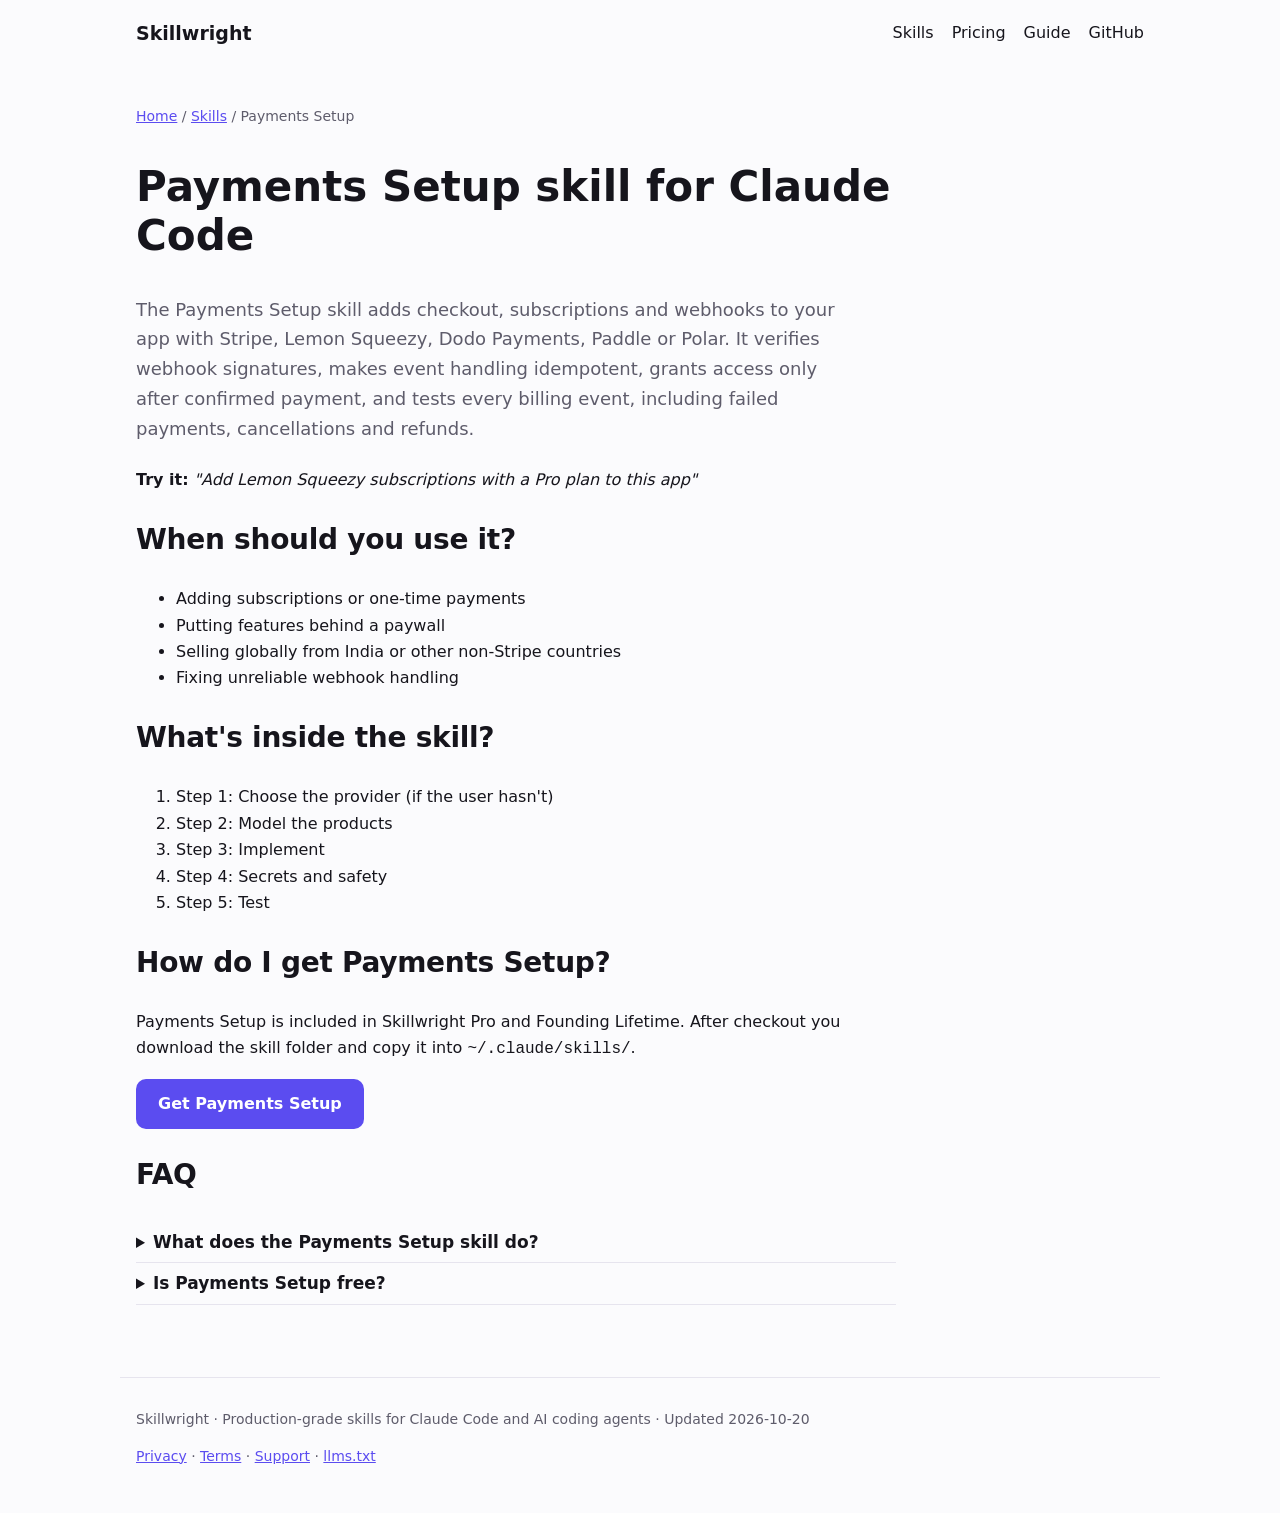
<file: skills/payments-setup/index.html>
<!doctype html>
<html lang="en"><head>
<meta charset="utf-8"><meta name="viewport" content="width=device-width,initial-scale=1">
<title>Payments Setup skill for Claude Code | Skillwright</title>
<meta name="description" content="Claude Code skill that adds Stripe, Lemon Squeezy, Dodo, Paddle or Polar payments with secure webhooks, subscriptions and paywalls.">
<link rel="canonical" href="https://dydipanshu.github.io/skills/payments-setup/"><link rel="alternate" type="text/markdown" href="https://dydipanshu.github.io/skills/payments-setup.md">
<link rel="icon" href="/favicon.svg" type="image/svg+xml">
<meta property="og:type" content="website"><meta property="og:site_name" content="Skillwright">
<meta property="og:title" content="Payments Setup skill for Claude Code | Skillwright"><meta property="og:description" content="Claude Code skill that adds Stripe, Lemon Squeezy, Dodo, Paddle or Polar payments with secure webhooks, subscriptions and paywalls.">
<meta property="og:url" content="https://dydipanshu.github.io/skills/payments-setup/"><meta property="og:image" content="https://dydipanshu.github.io/og.png">
<meta name="twitter:card" content="summary_large_image">
<link rel="stylesheet" href="/style.css">
<script type="application/ld+json">{"@context": "https://schema.org", "@graph": [{"@type": "Organization", "@id": "https://dydipanshu.github.io/#org", "name": "Skillwright", "url": "https://dydipanshu.github.io/", "logo": "https://dydipanshu.github.io/favicon.svg", "sameAs": ["https://github.com/Dydipanshu/skillwright", "https://github.com/Dydipanshu"], "founder": {"@type": "Person", "name": "Deepanshu Yadav", "url": "https://github.com/Dydipanshu"}}, {"@type": "SoftwareApplication", "name": "Payments Setup skill", "applicationCategory": "DeveloperApplication", "operatingSystem": "Claude Code, Codex, Cursor", "description": "The Payments Setup skill adds checkout, subscriptions and webhooks to your app with Stripe, Lemon Squeezy, Dodo Payments, Paddle or Polar. It verifies webhook signatures, makes event handling idempotent, grants access only after confirmed payment, and tests every billing event, including failed payments, cancellations and refunds.", "url": "https://dydipanshu.github.io/skills/payments-setup/", "offers": {"@type": "Offer", "price": "9", "priceCurrency": "USD", "url": "https://dydipanshu.github.io/#pricing"}, "publisher": {"@id": "https://dydipanshu.github.io/#org"}}, {"@type": "BreadcrumbList", "itemListElement": [{"@type": "ListItem", "position": 1, "name": "Home", "item": "https://dydipanshu.github.io/"}, {"@type": "ListItem", "position": 2, "name": "Skills", "item": "https://dydipanshu.github.io/#skills"}, {"@type": "ListItem", "position": 3, "name": "Payments Setup", "item": "https://dydipanshu.github.io/skills/payments-setup/"}]}, {"@type": "FAQPage", "mainEntity": [{"@type": "Question", "name": "What does the Payments Setup skill do?", "acceptedAnswer": {"@type": "Answer", "text": "The Payments Setup skill adds checkout, subscriptions and webhooks to your app with Stripe, Lemon Squeezy, Dodo Payments, Paddle or Polar. It verifies webhook signatures, makes event handling idempotent, grants access only after confirmed payment, and tests every billing event, including failed payments, cancellations and refunds."}}, {"@type": "Question", "name": "Is Payments Setup free?", "acceptedAnswer": {"@type": "Answer", "text": "It's included in Skillwright Pro ($9/month) and Founding Lifetime ($149 one-time)."}}]}]}</script>
</head><body>
<header class="nav"><a class="logo" href="/">Skillwright</a>
<nav><a href="/#skills">Skills</a><a href="/#pricing">Pricing</a><a href="/guides/what-are-claude-code-skills/">Guide</a><a href="https://github.com/Dydipanshu/skillwright">GitHub</a></nav></header>
<main><article><p class="crumbs"><a href="/">Home</a> / <a href="/#skills">Skills</a> / Payments Setup</p>
<h1>Payments Setup skill for Claude Code</h1>
<p class="lead">The Payments Setup skill adds checkout, subscriptions and webhooks to your app with Stripe, Lemon Squeezy, Dodo Payments, Paddle or Polar. It verifies webhook signatures, makes event handling idempotent, grants access only after confirmed payment, and tests every billing event, including failed payments, cancellations and refunds.</p>
<p><strong>Try it:</strong> <em>"Add Lemon Squeezy subscriptions with a Pro plan to this app"</em></p>
<h2>When should you use it?</h2><ul><li>Adding subscriptions or one-time payments</li><li>Putting features behind a paywall</li><li>Selling globally from India or other non-Stripe countries</li><li>Fixing unreliable webhook handling</li></ul>
<h2>What's inside the skill?</h2><ol><li>Step 1: Choose the provider (if the user hasn&#x27;t)</li><li>Step 2: Model the products</li><li>Step 3: Implement</li><li>Step 4: Secrets and safety</li><li>Step 5: Test</li></ol>
<h2>How do I get Payments Setup?</h2>
<p>Payments Setup is included in Skillwright Pro and Founding Lifetime. After checkout you download the skill folder and copy it into <code>~/.claude/skills/</code>.</p>
<p><a class="btn" href="/#pricing">Get Payments Setup</a></p>
<h2>FAQ</h2><details><summary><h3>What does the Payments Setup skill do?</h3></summary><p>The Payments Setup skill adds checkout, subscriptions and webhooks to your app with Stripe, Lemon Squeezy, Dodo Payments, Paddle or Polar. It verifies webhook signatures, makes event handling idempotent, grants access only after confirmed payment, and tests every billing event, including failed payments, cancellations and refunds.</p></details><details><summary><h3>Is Payments Setup free?</h3></summary><p>It&#x27;s included in Skillwright Pro ($9/month) and Founding Lifetime ($149 one-time).</p></details></article></main>
<footer><p>Skillwright · Production-grade skills for Claude Code and AI coding agents · Updated <time datetime="2026-10-20">2026-10-20</time></p>
<p><a href="/privacy/">Privacy</a> · <a href="/terms/">Terms</a> · <a href="https://github.com/Dydipanshu/skillwright/issues">Support</a> · <a href="/llms.txt">llms.txt</a></p></footer>
</body></html>
</file>
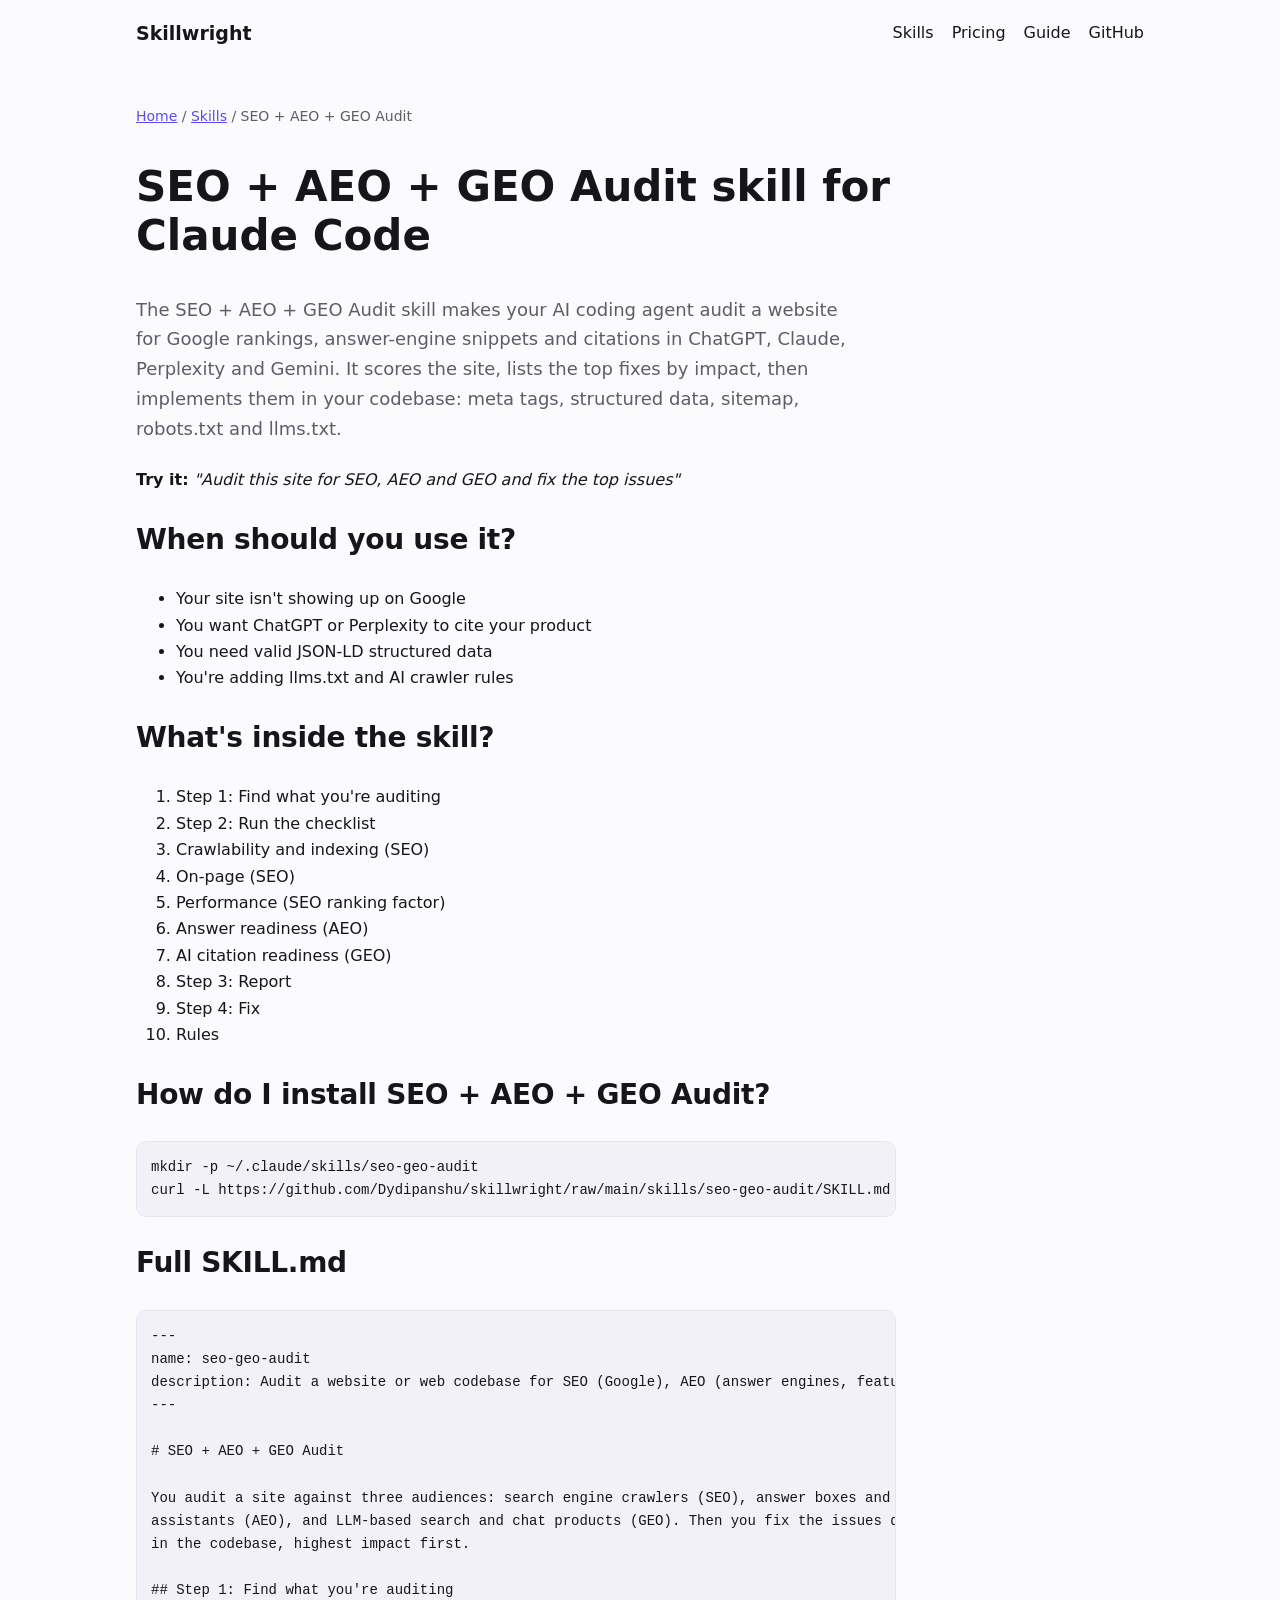
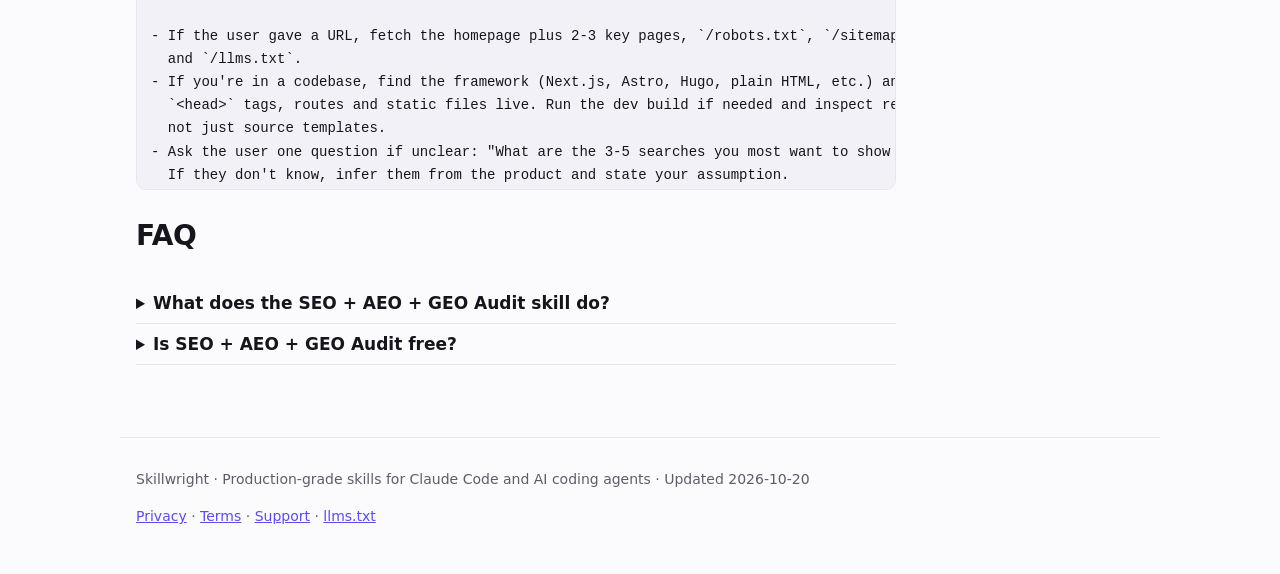
<file: skills/seo-geo-audit/index.html>
<!doctype html>
<html lang="en"><head>
<meta charset="utf-8"><meta name="viewport" content="width=device-width,initial-scale=1">
<title>SEO + AEO + GEO Audit skill for Claude Code | Skillwright</title>
<meta name="description" content="Free Claude Code skill that audits your site for SEO, AEO and GEO, then fixes it: meta tags, JSON-LD, sitemap, robots.txt and llms.txt.">
<link rel="canonical" href="https://dydipanshu.github.io/skills/seo-geo-audit/"><link rel="alternate" type="text/markdown" href="https://dydipanshu.github.io/skills/seo-geo-audit.md">
<link rel="icon" href="/favicon.svg" type="image/svg+xml">
<meta property="og:type" content="website"><meta property="og:site_name" content="Skillwright">
<meta property="og:title" content="SEO + AEO + GEO Audit skill for Claude Code | Skillwright"><meta property="og:description" content="Free Claude Code skill that audits your site for SEO, AEO and GEO, then fixes it: meta tags, JSON-LD, sitemap, robots.txt and llms.txt.">
<meta property="og:url" content="https://dydipanshu.github.io/skills/seo-geo-audit/"><meta property="og:image" content="https://dydipanshu.github.io/og.png">
<meta name="twitter:card" content="summary_large_image">
<link rel="stylesheet" href="/style.css">
<script type="application/ld+json">{"@context": "https://schema.org", "@graph": [{"@type": "Organization", "@id": "https://dydipanshu.github.io/#org", "name": "Skillwright", "url": "https://dydipanshu.github.io/", "logo": "https://dydipanshu.github.io/favicon.svg", "sameAs": ["https://github.com/Dydipanshu/skillwright", "https://github.com/Dydipanshu"], "founder": {"@type": "Person", "name": "Deepanshu Yadav", "url": "https://github.com/Dydipanshu"}}, {"@type": "SoftwareApplication", "name": "SEO + AEO + GEO Audit skill", "applicationCategory": "DeveloperApplication", "operatingSystem": "Claude Code, Codex, Cursor", "description": "The SEO + AEO + GEO Audit skill makes your AI coding agent audit a website for Google rankings, answer-engine snippets and citations in ChatGPT, Claude, Perplexity and Gemini. It scores the site, lists the top fixes by impact, then implements them in your codebase: meta tags, structured data, sitemap, robots.txt and llms.txt.", "url": "https://dydipanshu.github.io/skills/seo-geo-audit/", "offers": {"@type": "Offer", "price": "0", "priceCurrency": "USD"}, "publisher": {"@id": "https://dydipanshu.github.io/#org"}}, {"@type": "BreadcrumbList", "itemListElement": [{"@type": "ListItem", "position": 1, "name": "Home", "item": "https://dydipanshu.github.io/"}, {"@type": "ListItem", "position": 2, "name": "Skills", "item": "https://dydipanshu.github.io/#skills"}, {"@type": "ListItem", "position": 3, "name": "SEO + AEO + GEO Audit", "item": "https://dydipanshu.github.io/skills/seo-geo-audit/"}]}, {"@type": "FAQPage", "mainEntity": [{"@type": "Question", "name": "What does the SEO + AEO + GEO Audit skill do?", "acceptedAnswer": {"@type": "Answer", "text": "The SEO + AEO + GEO Audit skill makes your AI coding agent audit a website for Google rankings, answer-engine snippets and citations in ChatGPT, Claude, Perplexity and Gemini. It scores the site, lists the top fixes by impact, then implements them in your codebase: meta tags, structured data, sitemap, robots.txt and llms.txt."}}, {"@type": "Question", "name": "Is SEO + AEO + GEO Audit free?", "acceptedAnswer": {"@type": "Answer", "text": "Yes, it's free and open source."}}]}]}</script>
</head><body>
<header class="nav"><a class="logo" href="/">Skillwright</a>
<nav><a href="/#skills">Skills</a><a href="/#pricing">Pricing</a><a href="/guides/what-are-claude-code-skills/">Guide</a><a href="https://github.com/Dydipanshu/skillwright">GitHub</a></nav></header>
<main><article><p class="crumbs"><a href="/">Home</a> / <a href="/#skills">Skills</a> / SEO + AEO + GEO Audit</p>
<h1>SEO + AEO + GEO Audit skill for Claude Code</h1>
<p class="lead">The SEO + AEO + GEO Audit skill makes your AI coding agent audit a website for Google rankings, answer-engine snippets and citations in ChatGPT, Claude, Perplexity and Gemini. It scores the site, lists the top fixes by impact, then implements them in your codebase: meta tags, structured data, sitemap, robots.txt and llms.txt.</p>
<p><strong>Try it:</strong> <em>"Audit this site for SEO, AEO and GEO and fix the top issues"</em></p>
<h2>When should you use it?</h2><ul><li>Your site isn&#x27;t showing up on Google</li><li>You want ChatGPT or Perplexity to cite your product</li><li>You need valid JSON-LD structured data</li><li>You&#x27;re adding llms.txt and AI crawler rules</li></ul>
<h2>What's inside the skill?</h2><ol><li>Step 1: Find what you&#x27;re auditing</li><li>Step 2: Run the checklist</li><li>Crawlability and indexing (SEO)</li><li>On-page (SEO)</li><li>Performance (SEO ranking factor)</li><li>Answer readiness (AEO)</li><li>AI citation readiness (GEO)</li><li>Step 3: Report</li><li>Step 4: Fix</li><li>Rules</li></ol>
<h2>How do I install SEO + AEO + GEO Audit?</h2>
<pre><code>mkdir -p ~/.claude/skills/seo-geo-audit
curl -L https://github.com/Dydipanshu/skillwright/raw/main/skills/seo-geo-audit/SKILL.md -o ~/.claude/skills/seo-geo-audit/SKILL.md</code></pre>
<h2>Full SKILL.md</h2><pre class="src"><code>---
name: seo-geo-audit
description: Audit a website or web codebase for SEO (Google), AEO (answer engines, featured snippets) and GEO (getting cited by ChatGPT, Claude, Perplexity, Gemini), then fix what it finds. Use when the user asks to improve search ranking, SEO, AI visibility, rich results, structured data, llms.txt, or &quot;why doesn&#x27;t my site show up&quot;.
---

# SEO + AEO + GEO Audit

You audit a site against three audiences: search engine crawlers (SEO), answer boxes and voice
assistants (AEO), and LLM-based search and chat products (GEO). Then you fix the issues directly
in the codebase, highest impact first.

## Step 1: Find what you&#x27;re auditing

- If the user gave a URL, fetch the homepage plus 2-3 key pages, `/robots.txt`, `/sitemap.xml`
  and `/llms.txt`.
- If you&#x27;re in a codebase, find the framework (Next.js, Astro, Hugo, plain HTML, etc.) and where
  `&lt;head&gt;` tags, routes and static files live. Run the dev build if needed and inspect rendered HTML,
  not just source templates.
- Ask the user one question if unclear: &quot;What are the 3-5 searches you most want to show up for?&quot;
  If they don&#x27;t know, infer them from the product and state your assumption.

## Step 2: Run the checklist

Score each item PASS / WARN / FAIL with a one-line reason and the file or URL it applies to.

### Crawlability and indexing (SEO)
- Pages return 200, render meaningful HTML without JavaScript (view-source has the main content)
- `robots.txt` exists, does not block important paths, links to the sitemap
- `sitemap.xml` exists, lists every indexable page with `&lt;lastmod&gt;`, no 404s or redirects in it
- Each page has a self-referencing `&lt;link rel=&quot;canonical&quot;&gt;`; no duplicate URLs (trailing slash, www, http)
- No accidental `noindex` on pages that should rank
- Internal links: every important page reachable within 3 clicks, descriptive anchor text

### On-page (SEO)
- Unique `&lt;title&gt;` per page, under 60 characters, primary keyword first
- Unique meta description per page, 120-160 characters, says what the reader gets
- Exactly one `&lt;h1&gt;`, logical h2/h3 hierarchy, keyword in the h1
- Images have descriptive `alt`, explicit width/height, modern formats, lazy-loading below the fold
- `lang` attribute on `&lt;html&gt;`, viewport meta present
- Open Graph and Twitter card tags (title, description, image 1200x630)

### Performance (SEO ranking factor)
- Largest Contentful Paint under 2.5s, CLS under 0.1, INP under 200ms (use Lighthouse or PageSpeed if available)
- No render-blocking scripts in `&lt;head&gt;`; fonts use `font-display: swap`
- Total page weight reasonable; no multi-MB hero images

### Answer readiness (AEO)
- Key pages lead with a direct, 40-60 word answer to the page&#x27;s main question before elaborating
- Question-shaped headings (&quot;How much does X cost?&quot;) followed by a concise answer paragraph
- FAQ section for real customer questions, marked up with `FAQPage` JSON-LD
- Lists and tables for steps, comparisons and specs (these get pulled into snippets)
- Structured data valid for the page type: `Organization`, `WebSite`, `Product`/`SoftwareApplication`
  (with `offers`), `Article` (with `author`, `datePublished`), `HowTo`, `BreadcrumbList`

### AI citation readiness (GEO)
- `robots.txt` explicitly allows AI crawlers the user wants to be cited by: `GPTBot`, `OAI-SearchBot`,
  `ChatGPT-User`, `ClaudeBot`, `Claude-SearchBot`, `PerplexityBot`, `Google-Extended`, `Applebot-Extended`
- `/llms.txt` exists: product name, one-paragraph summary, and links to the most important pages
  (ideally with Markdown versions)
- Content is quotable: specific numbers, named entities, clear definitions, original data or
  examples an LLM can attribute (&quot;X costs $9.99/month and includes Y&quot;)
- Consistent entity naming: the product name, category and one-line description are identical
  across the site, structured data, and external profiles
- Author and organization credibility signals: about page, real author names, `sameAs` links to
  GitHub/X/LinkedIn in `Organization` JSON-LD
- Comparison and &quot;best X for Y&quot; pages exist for the product&#x27;s category, written fairly (LLMs
  heavily cite these)
- Freshness: visible &quot;last updated&quot; dates on content that changes

## Step 3: Report

Output a short report:

1. **Score**: SEO x/10, AEO x/10, GEO x/10, one sentence each on why
2. **Top 5 fixes by impact**, each with the exact file and what to change
3. **Full checklist table** (item, status, note)
4. **Content gaps**: 3-5 pages that should exist to win the target searches, with suggested
   title, h1 and the question each one answers

## Step 4: Fix

Unless the user only asked for a report, implement the top fixes:

- Add or correct meta tags, canonicals, OG tags in the framework&#x27;s head mechanism (don&#x27;t hand-edit
  build output)
- Generate `robots.txt`, `sitemap.xml` and `llms.txt` from the route list so they stay in sync
- Add JSON-LD as `&lt;script type=&quot;application/ld+json&quot;&gt;`, generated from the same data the page
  renders, so markup never drifts from visible content
- Never invent facts for structured data or FAQ answers (prices, ratings, reviews, dates). Use
  what&#x27;s on the page, or ask the user. Fake `aggregateRating` can earn a Google manual penalty.

After fixing, re-check the changed items and show the before/after for each.

## Rules

- Prioritize by impact on the user&#x27;s target searches, not checklist completeness
- Don&#x27;t recommend keyword stuffing, hidden text, doorway pages, or buying links
- Don&#x27;t block AI crawlers unless the user asks; explain the trade-off (training vs. citation) if they do
- Validate JSON-LD syntax before finishing (parse it as JSON at minimum)
</code></pre>
<h2>FAQ</h2><details><summary><h3>What does the SEO + AEO + GEO Audit skill do?</h3></summary><p>The SEO + AEO + GEO Audit skill makes your AI coding agent audit a website for Google rankings, answer-engine snippets and citations in ChatGPT, Claude, Perplexity and Gemini. It scores the site, lists the top fixes by impact, then implements them in your codebase: meta tags, structured data, sitemap, robots.txt and llms.txt.</p></details><details><summary><h3>Is SEO + AEO + GEO Audit free?</h3></summary><p>Yes, it&#x27;s free and open source.</p></details></article></main>
<footer><p>Skillwright · Production-grade skills for Claude Code and AI coding agents · Updated <time datetime="2026-10-20">2026-10-20</time></p>
<p><a href="/privacy/">Privacy</a> · <a href="/terms/">Terms</a> · <a href="https://github.com/Dydipanshu/skillwright/issues">Support</a> · <a href="/llms.txt">llms.txt</a></p></footer>
</body></html>
</file>
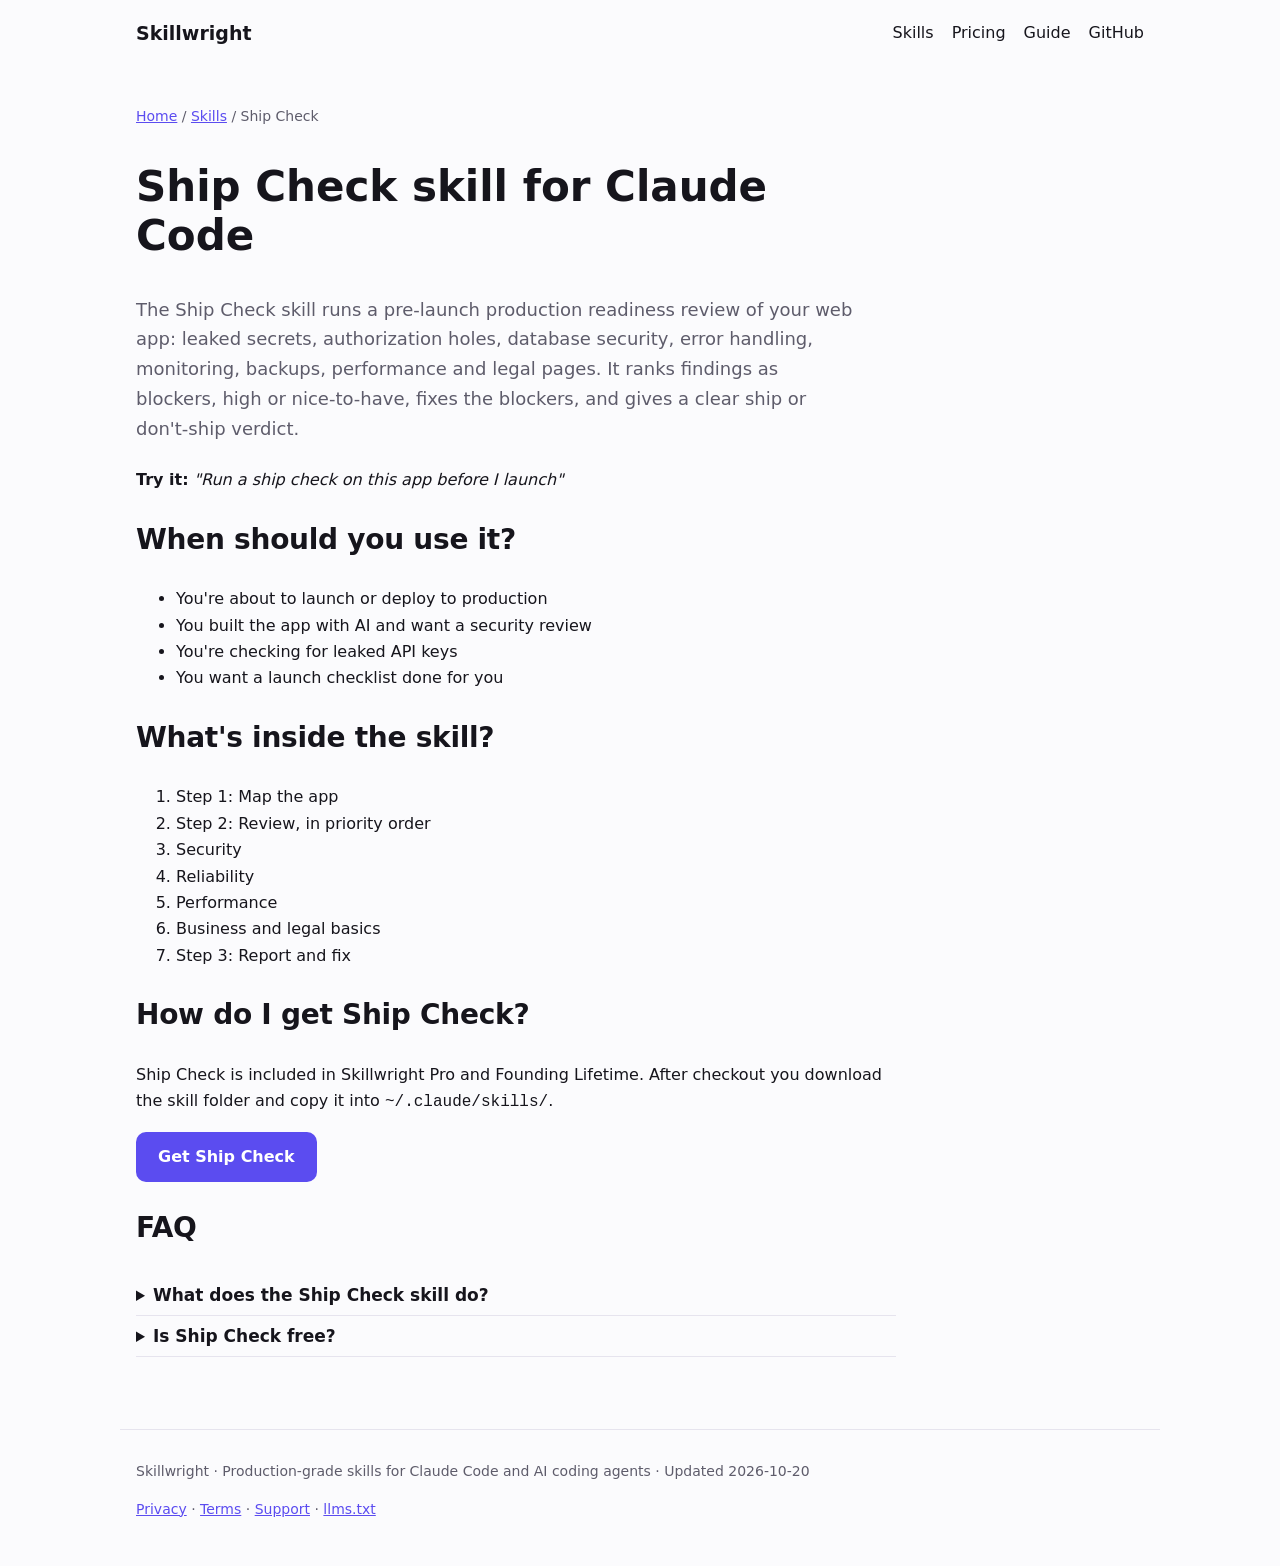
<file: skills/ship-check/index.html>
<!doctype html>
<html lang="en"><head>
<meta charset="utf-8"><meta name="viewport" content="width=device-width,initial-scale=1">
<title>Ship Check skill for Claude Code | Skillwright</title>
<meta name="description" content="Claude Code skill for pre-launch reviews: leaked secrets, auth holes, database security, monitoring and backups. Fixes blockers before you ship.">
<link rel="canonical" href="https://dydipanshu.github.io/skills/ship-check/"><link rel="alternate" type="text/markdown" href="https://dydipanshu.github.io/skills/ship-check.md">
<link rel="icon" href="/favicon.svg" type="image/svg+xml">
<meta property="og:type" content="website"><meta property="og:site_name" content="Skillwright">
<meta property="og:title" content="Ship Check skill for Claude Code | Skillwright"><meta property="og:description" content="Claude Code skill for pre-launch reviews: leaked secrets, auth holes, database security, monitoring and backups. Fixes blockers before you ship.">
<meta property="og:url" content="https://dydipanshu.github.io/skills/ship-check/"><meta property="og:image" content="https://dydipanshu.github.io/og.png">
<meta name="twitter:card" content="summary_large_image">
<link rel="stylesheet" href="/style.css">
<script type="application/ld+json">{"@context": "https://schema.org", "@graph": [{"@type": "Organization", "@id": "https://dydipanshu.github.io/#org", "name": "Skillwright", "url": "https://dydipanshu.github.io/", "logo": "https://dydipanshu.github.io/favicon.svg", "sameAs": ["https://github.com/Dydipanshu/skillwright", "https://github.com/Dydipanshu"], "founder": {"@type": "Person", "name": "Deepanshu Yadav", "url": "https://github.com/Dydipanshu"}}, {"@type": "SoftwareApplication", "name": "Ship Check skill", "applicationCategory": "DeveloperApplication", "operatingSystem": "Claude Code, Codex, Cursor", "description": "The Ship Check skill runs a pre-launch production readiness review of your web app: leaked secrets, authorization holes, database security, error handling, monitoring, backups, performance and legal pages. It ranks findings as blockers, high or nice-to-have, fixes the blockers, and gives a clear ship or don't-ship verdict.", "url": "https://dydipanshu.github.io/skills/ship-check/", "offers": {"@type": "Offer", "price": "9", "priceCurrency": "USD", "url": "https://dydipanshu.github.io/#pricing"}, "publisher": {"@id": "https://dydipanshu.github.io/#org"}}, {"@type": "BreadcrumbList", "itemListElement": [{"@type": "ListItem", "position": 1, "name": "Home", "item": "https://dydipanshu.github.io/"}, {"@type": "ListItem", "position": 2, "name": "Skills", "item": "https://dydipanshu.github.io/#skills"}, {"@type": "ListItem", "position": 3, "name": "Ship Check", "item": "https://dydipanshu.github.io/skills/ship-check/"}]}, {"@type": "FAQPage", "mainEntity": [{"@type": "Question", "name": "What does the Ship Check skill do?", "acceptedAnswer": {"@type": "Answer", "text": "The Ship Check skill runs a pre-launch production readiness review of your web app: leaked secrets, authorization holes, database security, error handling, monitoring, backups, performance and legal pages. It ranks findings as blockers, high or nice-to-have, fixes the blockers, and gives a clear ship or don't-ship verdict."}}, {"@type": "Question", "name": "Is Ship Check free?", "acceptedAnswer": {"@type": "Answer", "text": "It's included in Skillwright Pro ($9/month) and Founding Lifetime ($149 one-time)."}}]}]}</script>
</head><body>
<header class="nav"><a class="logo" href="/">Skillwright</a>
<nav><a href="/#skills">Skills</a><a href="/#pricing">Pricing</a><a href="/guides/what-are-claude-code-skills/">Guide</a><a href="https://github.com/Dydipanshu/skillwright">GitHub</a></nav></header>
<main><article><p class="crumbs"><a href="/">Home</a> / <a href="/#skills">Skills</a> / Ship Check</p>
<h1>Ship Check skill for Claude Code</h1>
<p class="lead">The Ship Check skill runs a pre-launch production readiness review of your web app: leaked secrets, authorization holes, database security, error handling, monitoring, backups, performance and legal pages. It ranks findings as blockers, high or nice-to-have, fixes the blockers, and gives a clear ship or don&#x27;t-ship verdict.</p>
<p><strong>Try it:</strong> <em>"Run a ship check on this app before I launch"</em></p>
<h2>When should you use it?</h2><ul><li>You&#x27;re about to launch or deploy to production</li><li>You built the app with AI and want a security review</li><li>You&#x27;re checking for leaked API keys</li><li>You want a launch checklist done for you</li></ul>
<h2>What's inside the skill?</h2><ol><li>Step 1: Map the app</li><li>Step 2: Review, in priority order</li><li>Security</li><li>Reliability</li><li>Performance</li><li>Business and legal basics</li><li>Step 3: Report and fix</li></ol>
<h2>How do I get Ship Check?</h2>
<p>Ship Check is included in Skillwright Pro and Founding Lifetime. After checkout you download the skill folder and copy it into <code>~/.claude/skills/</code>.</p>
<p><a class="btn" href="/#pricing">Get Ship Check</a></p>
<h2>FAQ</h2><details><summary><h3>What does the Ship Check skill do?</h3></summary><p>The Ship Check skill runs a pre-launch production readiness review of your web app: leaked secrets, authorization holes, database security, error handling, monitoring, backups, performance and legal pages. It ranks findings as blockers, high or nice-to-have, fixes the blockers, and gives a clear ship or don&#x27;t-ship verdict.</p></details><details><summary><h3>Is Ship Check free?</h3></summary><p>It&#x27;s included in Skillwright Pro ($9/month) and Founding Lifetime ($149 one-time).</p></details></article></main>
<footer><p>Skillwright · Production-grade skills for Claude Code and AI coding agents · Updated <time datetime="2026-10-20">2026-10-20</time></p>
<p><a href="/privacy/">Privacy</a> · <a href="/terms/">Terms</a> · <a href="https://github.com/Dydipanshu/skillwright/issues">Support</a> · <a href="/llms.txt">llms.txt</a></p></footer>
</body></html>
</file>
<file: style.css>
:root{--bg:#fbfbfd;--fg:#16151c;--muted:#5e5c6b;--card:#fff;--line:#e6e4ee;--accent:#5b4cf0;--accent-fg:#fff;--code:#f2f1f7}
@media (prefers-color-scheme:dark){:root{--bg:#0f0e14;--fg:#ecebf3;--muted:#a3a1b3;--card:#17161f;--line:#2a2836;--accent:#8b7fff;--accent-fg:#0f0e14;--code:#1c1b26}}
*{box-sizing:border-box}
body{margin:0;background:var(--bg);color:var(--fg);font:16px/1.65 system-ui,-apple-system,"Segoe UI",Roboto,sans-serif}
main,footer,.nav{max-width:1040px;margin:0 auto;padding:0 16px}
a{color:var(--accent)}
.nav{display:flex;justify-content:space-between;align-items:center;padding-top:18px;padding-bottom:18px;flex-wrap:wrap;gap:8px}
.nav nav{display:flex;gap:18px;flex-wrap:wrap}.nav a{text-decoration:none;color:var(--fg)}.logo{font-weight:800;font-size:19px}
.hero{padding:56px 0 24px;text-align:center}.hero h1{font-size:clamp(32px,6vw,54px);line-height:1.1;margin:0 auto 18px;max-width:800px;letter-spacing:-.02em}
.lead{font-size:18px;color:var(--muted);max-width:720px;margin:0 auto 24px}article .lead{margin-left:0}
section{padding:40px 0}h2{font-size:28px;letter-spacing:-.01em}
.btn{display:inline-block;background:var(--accent);color:var(--accent-fg);padding:12px 22px;border-radius:10px;text-decoration:none;font-weight:600;min-height:44px}
.btn.ghost{background:transparent;color:var(--fg);border:1px solid var(--line)}
.grid,.plans{display:grid;grid-template-columns:repeat(auto-fit,minmax(260px,1fr));gap:16px}
.card,.plan{background:var(--card);border:1px solid var(--line);border-radius:14px;padding:20px;text-decoration:none;color:var(--fg)}
.card:hover{border-color:var(--accent)}.card h3{margin:8px 0}.card p{color:var(--muted);margin:0;font-size:15px}
.badge{font-size:12px;font-weight:700;padding:3px 9px;border-radius:99px;background:var(--code)}.badge.premium{background:var(--accent);color:var(--accent-fg)}
.plan.hl{border:2px solid var(--accent)}.price{font-size:38px;font-weight:800;margin:4px 0}.price span{font-size:16px;font-weight:400;color:var(--muted)}
.plan ul{padding-left:20px}.plan .btn{width:100%;text-align:center}
.muted{color:var(--muted)}.center{text-align:center}.crumbs{font-size:14px;color:var(--muted)}
pre{background:var(--code);border:1px solid var(--line);border-radius:10px;padding:14px;overflow-x:auto;font-size:14px}
pre.src{max-height:480px}code{font-family:ui-monospace,SFMono-Regular,Menlo,monospace}
details{border-bottom:1px solid var(--line);padding:6px 0}summary{cursor:pointer}summary h3{display:inline;font-size:17px}
table{border-collapse:collapse;width:100%;display:block;overflow-x:auto}th,td{border:1px solid var(--line);padding:8px 12px;text-align:left}
article{max-width:760px;padding:24px 0}article h1{font-size:clamp(28px,5vw,42px);line-height:1.15}
footer{border-top:1px solid var(--line);margin-top:48px;padding-top:16px;padding-bottom:32px;font-size:14px;color:var(--muted)}
</file>
